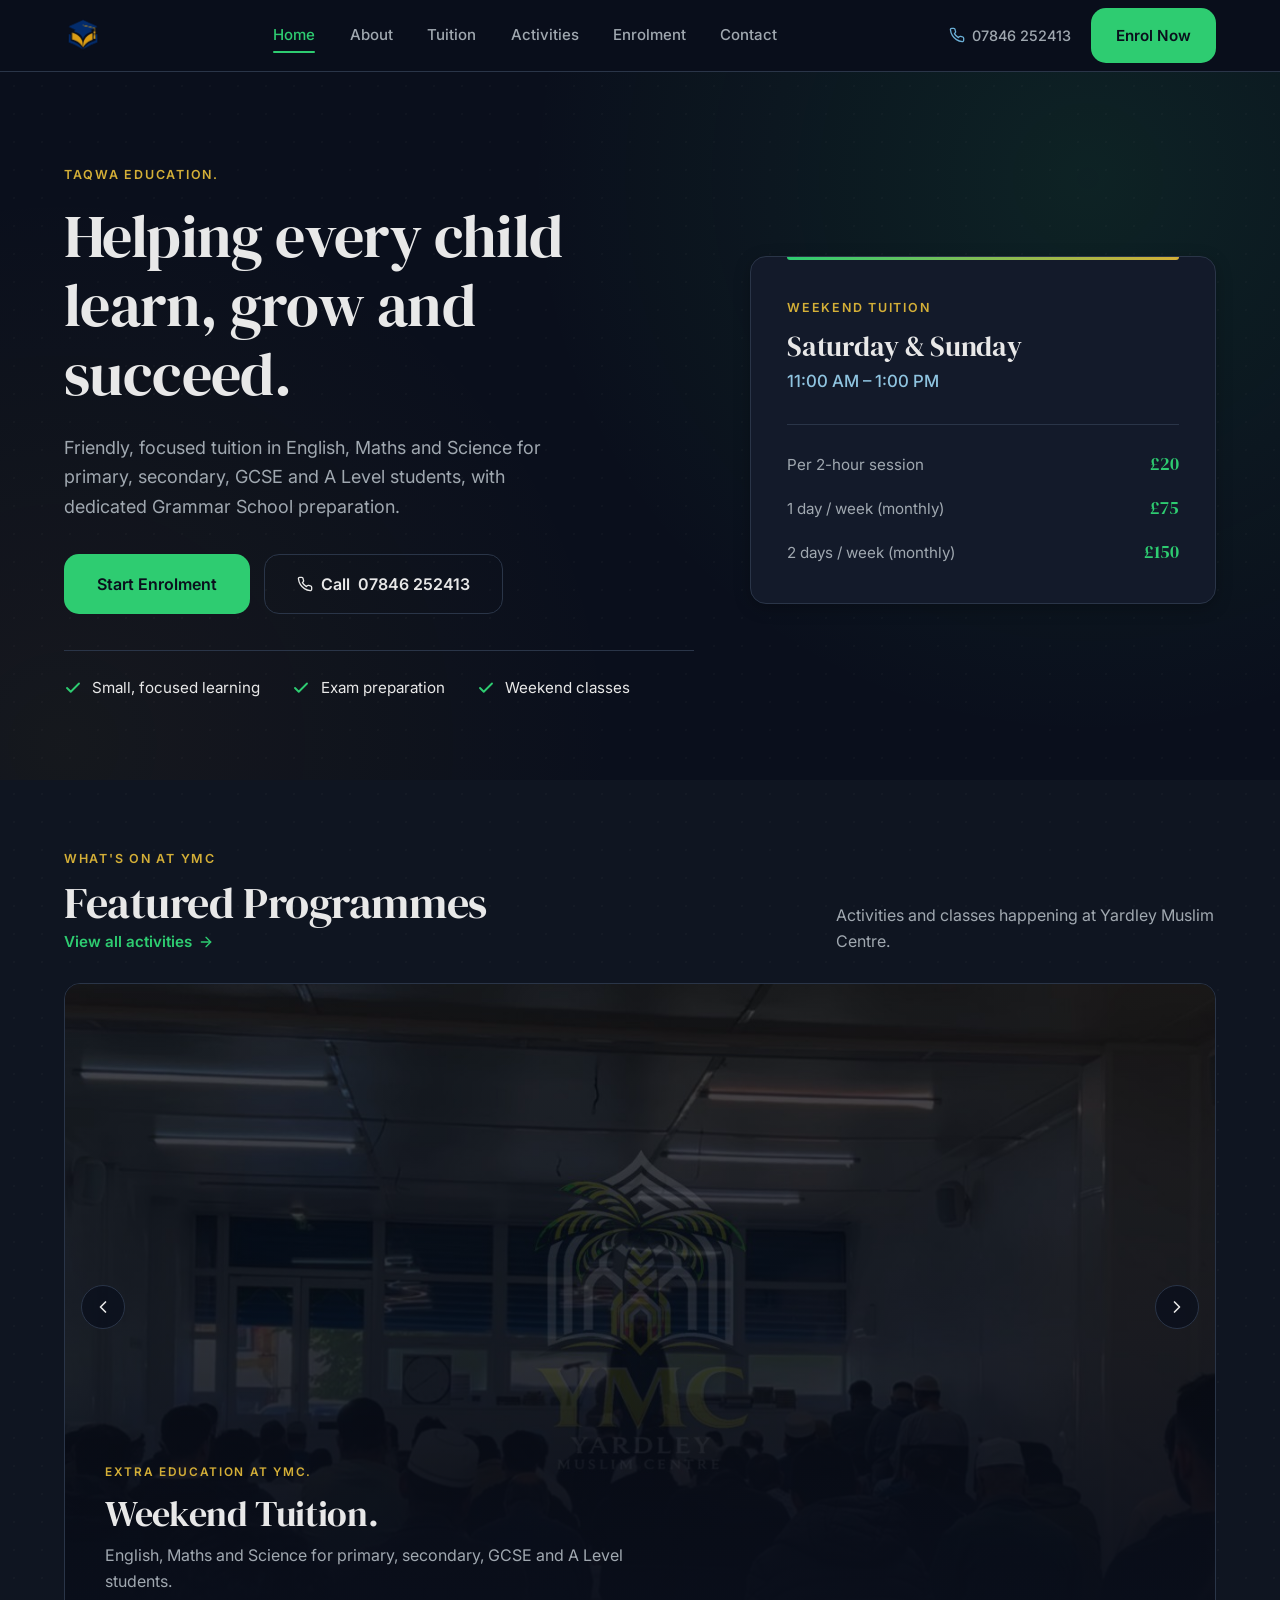
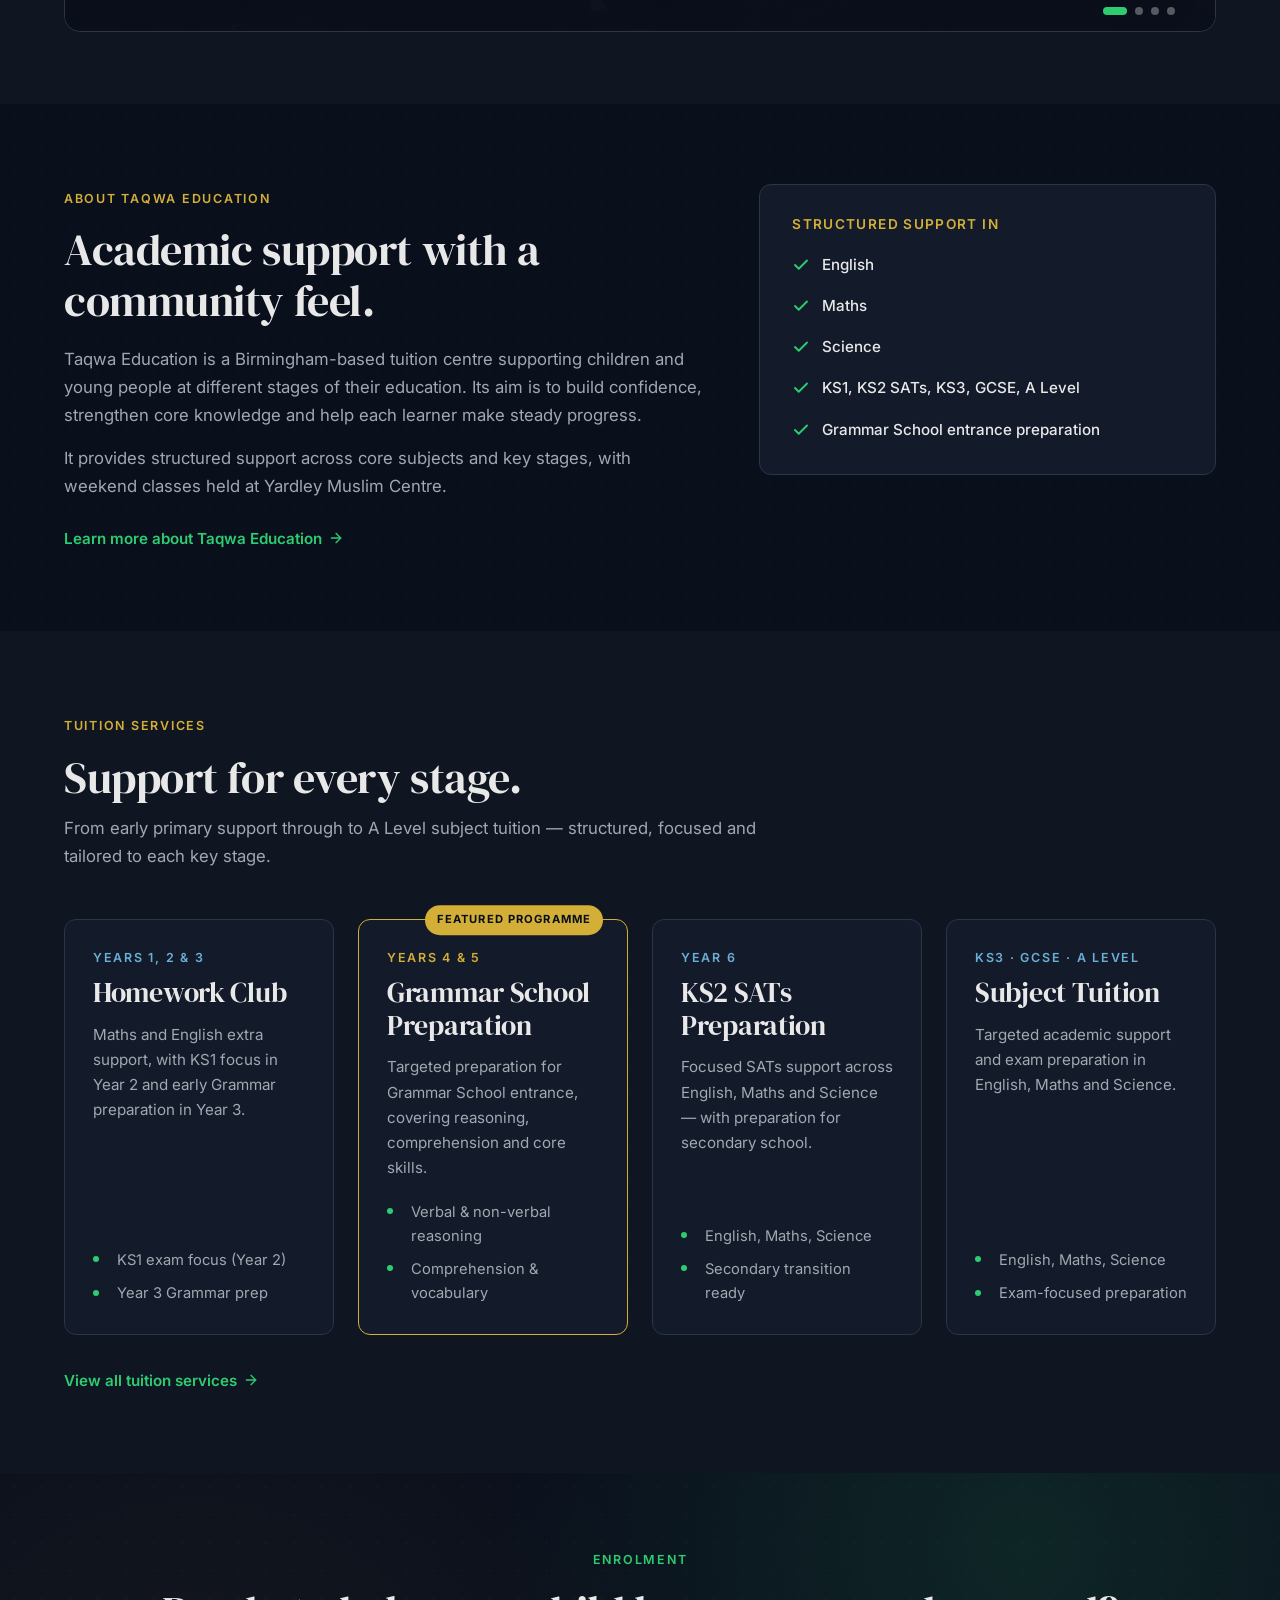
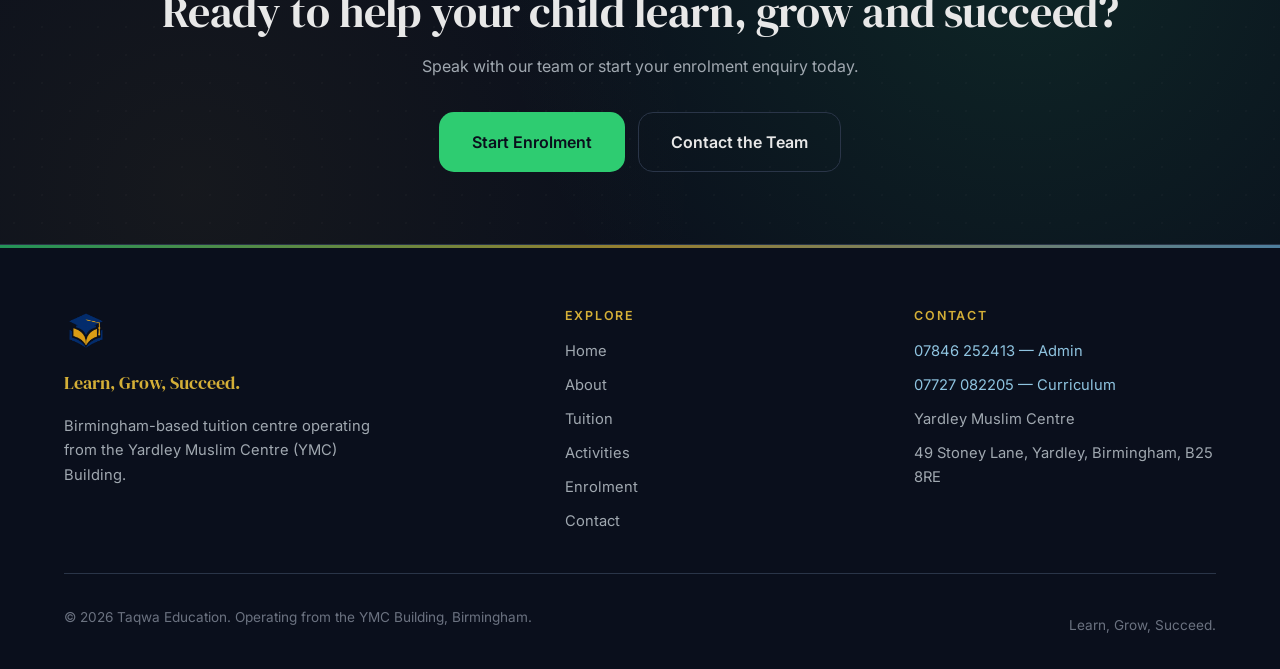
<file: index.html>
<!DOCTYPE html>
<html lang="en-GB">
<head>
  <meta charset="UTF-8">
  <meta name="viewport" content="width=device-width, initial-scale=1.0">
  <title>Taqwa Education | Birmingham Tuition Centre | Learn, Grow, Succeed</title>
  <meta name="description" content="Weekend tuition in English, Maths and Science for primary, secondary, GCSE and A Level students at the YMC Building, Birmingham. Small, focused classes with Grammar School preparation.">
  <link rel="canonical" href="https://taqwaeducation.com/">

  <meta property="og:type" content="website">
  <meta property="og:title" content="Taqwa Education | Birmingham Tuition Centre">
  <meta property="og:description" content="Friendly, focused tuition in English, Maths and Science for primary, secondary, GCSE and A Level students, with dedicated Grammar School preparation.">
  <meta property="og:url" content="https://taqwaeducation.com/">
  <meta property="og:image" content="https://taqwaeducation.com/assets/taqwa-education-logo.jpg">
  <meta name="twitter:card" content="summary_large_image">

  <link rel="icon" href="/assets/favicon.png" type="image/png">
  <link rel="apple-touch-icon" href="/assets/favicon.png">

  <link rel="preconnect" href="https://fonts.googleapis.com">
  <link rel="preconnect" href="https://fonts.gstatic.com" crossorigin>
  <link href="https://fonts.googleapis.com/css2?family=DM+Serif+Display:ital@0;1&family=Inter:wght@300;400;500;600;700&display=swap" rel="stylesheet">
  <link rel="stylesheet" href="/styles.css">
</head>
<body>
  <a href="#main" class="skip-link">Skip to content</a>

  <!-- Injected by script.js — leave empty -->
  <header class="site-header"></header>

  <main id="main">

    <section class="hero">
      <div class="container">
        <div class="hero-grid">
          <div class="hero-content">
            <span class="eyebrow">Taqwa Education.</span>
            <h1>Helping every child learn, grow and succeed.</h1>
            <p class="lead">
              Friendly, focused tuition in English, Maths and Science for primary, secondary,
              GCSE and A Level students, with dedicated Grammar School preparation.
            </p>
            <div class="hero-ctas">
              <a href="/enrolment" class="btn btn-primary btn-lg">Start Enrolment</a>
              <a href="#" data-cfg-phone="phoneAdminRaw" class="btn btn-outline btn-lg">
                <svg width="16" height="16" viewBox="0 0 24 24" fill="none" stroke="currentColor" stroke-width="2" stroke-linecap="round" stroke-linejoin="round" aria-hidden="true"><path d="M22 16.92v3a2 2 0 0 1-2.18 2 19.79 19.79 0 0 1-8.63-3.07 19.5 19.5 0 0 1-6-6 19.79 19.79 0 0 1-3.07-8.67A2 2 0 0 1 4.11 2h3a2 2 0 0 1 2 1.72 12.84 12.84 0 0 0 .7 2.81 2 2 0 0 1-.45 2.11L8.09 9.91a16 16 0 0 0 6 6l1.27-1.27a2 2 0 0 1 2.11-.45 12.84 12.84 0 0 0 2.81.7A2 2 0 0 1 22 16.92z"/></svg>
                Call <span data-cfg="phoneAdmin"></span>
              </a>
            </div>
            <ul class="hero-points">
              <li class="hero-point">
                <svg width="18" height="18" viewBox="0 0 24 24" fill="none" stroke="currentColor" stroke-width="2.5" stroke-linecap="round" stroke-linejoin="round" aria-hidden="true"><polyline points="20 6 9 17 4 12"/></svg>
                Small, focused learning
              </li>
              <li class="hero-point">
                <svg width="18" height="18" viewBox="0 0 24 24" fill="none" stroke="currentColor" stroke-width="2.5" stroke-linecap="round" stroke-linejoin="round" aria-hidden="true"><polyline points="20 6 9 17 4 12"/></svg>
                Exam preparation
              </li>
              <li class="hero-point">
                <svg width="18" height="18" viewBox="0 0 24 24" fill="none" stroke="currentColor" stroke-width="2.5" stroke-linecap="round" stroke-linejoin="round" aria-hidden="true"><polyline points="20 6 9 17 4 12"/></svg>
                Weekend classes
              </li>
            </ul>
          </div>

          <aside class="hero-aside" aria-label="Tuition information">
            <div class="tuition-card">
              <span class="eyebrow">Weekend Tuition</span>
              <h3><span data-cfg="classDays"></span></h3>
              <p class="when"><span data-cfg="classTime"></span></p>
              <div class="divider"></div>
              <div class="price-list">
                <div class="price-row">
                  <span class="label">Per 2-hour session</span>
                  <span class="price" data-cfg="pricePerSession"></span>
                </div>
                <div class="price-row">
                  <span class="label">1 day / week (monthly)</span>
                  <span class="price" data-cfg="price1Day"></span>
                </div>
                <div class="price-row">
                  <span class="label">2 days / week (monthly)</span>
                  <span class="price" data-cfg="price2Days"></span>
                </div>
              </div>
            </div>
          </aside>
        </div>
      </div>
    </section>

    <section class="slider-wrap" aria-label="Featured programmes at YMC">
      <div class="container">
        <div class="slider-head">
          <div>
            <span class="eyebrow">What's on at YMC</span>
            <h2>Featured Programmes</h2>
            <a class="link-arrow" href="/activities/">View all activities
              <svg width="16" height="16" viewBox="0 0 24 24" fill="none" stroke="currentColor" stroke-width="2" stroke-linecap="round" stroke-linejoin="round" aria-hidden="true"><line x1="5" y1="12" x2="19" y2="12"/><polyline points="12 5 19 12 12 19"/></svg>
            </a>
          </div>
          <p class="text-secondary" style="max-width:380px;">
            Activities and classes happening at Yardley Muslim Centre.
          </p>
        </div>

        <div class="slider" data-slider role="region" aria-roledescription="carousel" aria-label="Featured programmes" tabindex="0">
          <div class="slider-viewport">
            <div class="slider-track">
              <a class="slide" href="/services" aria-label="Weekend Tuition — find out more">
                <div class="slide-media">
                  <img src="/assets/images/tuition.jpg" alt="" class="slide-img" loading="lazy">
                  <div class="slide-overlay"></div>
                </div>
                <div class="slide-content">
                  <span class="slide-eyebrow">Extra Education at YMC.</span>
                  <h3 class="slide-title">Weekend Tuition.</h3>
                  <p class="slide-subtitle">English, Maths and Science for primary, secondary, GCSE and A Level students.</p>
                </div>
              </a>
              <a class="slide" href="/activities/karate" aria-label="Karate Classes — find out more">
                <div class="slide-media">
                  <img src="/assets/images/karate.jpg" alt="" class="slide-img" loading="lazy">
                  <div class="slide-overlay"></div>
                </div>
                <div class="slide-content">
                  <span class="slide-eyebrow">Extracurriculars.</span>
                  <h3 class="slide-title">Karate Classes.</h3>
                  <p class="slide-subtitle">Build Discipline, Build Confidence, Build A Better You — weekly sessions at Yardley Muslim Centre.</p>
                </div>
              </a>
              <a class="slide" href="https://ymc1.uk/services/madrasah" aria-label="YMC Madrasah — find out more">
                <div class="slide-media">
                  <img src="/assets/images/madrasah.jpg" alt="" class="slide-img" loading="lazy">
                  <div class="slide-overlay"></div>
                </div>
                <div class="slide-content">
                  <span class="slide-eyebrow">Islam for youngsters.</span>
                  <h3 class="slide-title">YMC Madrasah.</h3>
                  <p class="slide-subtitle">Raise your child in the Islamic environment. From learning the very basics of Islam to memorising the Qur'an.</p>
                </div>
              </a>
              <a class="slide" href="/activities/" aria-label="Youth and Community Activities — find out more">
                <div class="slide-media">
                  <img src="/assets/images/community.jpg" alt="" class="slide-img" loading="lazy">
                  <div class="slide-overlay"></div>
                </div>
                <div class="slide-content">
                  <span class="slide-eyebrow">Other Community Projects.</span>
                  <h3 class="slide-title">Youth &amp; Community Activities</h3>
                  <p class="slide-subtitle">Regular activities for young people and families across the Yardley community.</p>
                </div>
              </a>
            </div>
          </div>
          <button class="slider-nav slider-prev" aria-label="Previous slide">
            <svg width="20" height="20" viewBox="0 0 24 24" fill="none" stroke="currentColor" stroke-width="2" stroke-linecap="round" stroke-linejoin="round" aria-hidden="true"><polyline points="15 18 9 12 15 6"/></svg>
          </button>
          <button class="slider-nav slider-next" aria-label="Next slide">
            <svg width="20" height="20" viewBox="0 0 24 24" fill="none" stroke="currentColor" stroke-width="2" stroke-linecap="round" stroke-linejoin="round" aria-hidden="true"><polyline points="9 18 15 12 9 6"/></svg>
          </button>
          <div class="slider-dots" role="tablist" aria-label="Choose slide"></div>
        </div>
      </div>
    </section>

    <section class="section section-light">
      <div class="container">
        <div class="split">
          <div>
            <span class="eyebrow">About Taqwa Education</span>
            <h2>Academic support with a community feel.</h2>
            <p class="text-dark-secondary" style="font-size:1.05rem; margin-top:1.25rem;">
              Taqwa Education is a Birmingham-based tuition centre supporting children and young people
              at different stages of their education. Its aim is to build confidence, strengthen core
              knowledge and help each learner make steady progress.
            </p>
            <p class="text-dark-secondary" style="font-size:1.05rem;">
              It provides structured support across core subjects and key stages, with weekend classes
              held at Yardley Muslim Centre.
            </p>
            <p style="margin-top:1.5rem;">
              <a href="/about" class="link-arrow">
                Learn more about Taqwa Education
                <svg width="16" height="16" viewBox="0 0 24 24" fill="none" stroke="currentColor" stroke-width="2" stroke-linecap="round" stroke-linejoin="round" aria-hidden="true"><line x1="5" y1="12" x2="19" y2="12"/><polyline points="12 5 19 12 12 19"/></svg>
              </a>
            </p>
          </div>
          <div class="info-card" aria-label="Subjects and stages covered">
            <h4>Structured support in</h4>
            <ul class="info-list">
              <li><svg width="18" height="18" viewBox="0 0 24 24" fill="none" stroke="currentColor" stroke-width="2.5" stroke-linecap="round" stroke-linejoin="round" aria-hidden="true"><polyline points="20 6 9 17 4 12"/></svg><strong>English</strong></li>
              <li><svg width="18" height="18" viewBox="0 0 24 24" fill="none" stroke="currentColor" stroke-width="2.5" stroke-linecap="round" stroke-linejoin="round" aria-hidden="true"><polyline points="20 6 9 17 4 12"/></svg><strong>Maths</strong></li>
              <li><svg width="18" height="18" viewBox="0 0 24 24" fill="none" stroke="currentColor" stroke-width="2.5" stroke-linecap="round" stroke-linejoin="round" aria-hidden="true"><polyline points="20 6 9 17 4 12"/></svg><strong>Science</strong></li>
              <li><svg width="18" height="18" viewBox="0 0 24 24" fill="none" stroke="currentColor" stroke-width="2.5" stroke-linecap="round" stroke-linejoin="round" aria-hidden="true"><polyline points="20 6 9 17 4 12"/></svg><strong>KS1, KS2 SATs, KS3, GCSE, A Level</strong></li>
              <li><svg width="18" height="18" viewBox="0 0 24 24" fill="none" stroke="currentColor" stroke-width="2.5" stroke-linecap="round" stroke-linejoin="round" aria-hidden="true"><polyline points="20 6 9 17 4 12"/></svg><strong>Grammar School entrance preparation</strong></li>
            </ul>
          </div>
        </div>
      </div>
    </section>

    <section class="section section-tint">
      <div class="container">
        <div class="section-head">
          <span class="eyebrow">Tuition Services</span>
          <h2>Support for every stage.</h2>
          <p class="text-dark-secondary" style="font-size:1.05rem; margin-top:0.75rem;">
            From early primary support through to A Level subject tuition — structured,
            focused and tailored to each key stage.
          </p>
        </div>
        <div class="grid grid-4">
          <article class="service-card">
            <div class="stage">Years 1, 2 &amp; 3</div>
            <h3>Homework Club</h3>
            <p>Maths and English extra support, with KS1 focus in Year 2 and early Grammar preparation in Year 3.</p>
            <ul class="feature-list">
              <li>KS1 exam focus (Year 2)</li>
              <li>Year 3 Grammar prep</li>
            </ul>
          </article>
          <article class="service-card featured">
            <div class="stage">Years 4 &amp; 5</div>
            <h3>Grammar School Preparation</h3>
            <p>Targeted preparation for Grammar School entrance, covering reasoning, comprehension and core skills.</p>
            <ul class="feature-list">
              <li>Verbal &amp; non-verbal reasoning</li>
              <li>Comprehension &amp; vocabulary</li>
            </ul>
          </article>
          <article class="service-card">
            <div class="stage">Year 6</div>
            <h3>KS2 SATs Preparation</h3>
            <p>Focused SATs support across English, Maths and Science — with preparation for secondary school.</p>
            <ul class="feature-list">
              <li>English, Maths, Science</li>
              <li>Secondary transition ready</li>
            </ul>
          </article>
          <article class="service-card">
            <div class="stage">KS3 · GCSE · A Level</div>
            <h3>Subject Tuition</h3>
            <p>Targeted academic support and exam preparation in English, Maths and Science.</p>
            <ul class="feature-list">
              <li>English, Maths, Science</li>
              <li>Exam-focused preparation</li>
            </ul>
          </article>
        </div>
        <p style="margin-top:2rem;">
          <a href="/services" class="link-arrow">
            View all tuition services
            <svg width="16" height="16" viewBox="0 0 24 24" fill="none" stroke="currentColor" stroke-width="2" stroke-linecap="round" stroke-linejoin="round" aria-hidden="true"><line x1="5" y1="12" x2="19" y2="12"/><polyline points="12 5 19 12 12 19"/></svg>
          </a>
        </p>
      </div>
    </section>

    <section class="cta-band">
      <div class="container">
        <span class="eyebrow eyebrow-green">Enrolment</span>
        <h2>Ready to help your child learn, grow and succeed?</h2>
        <p>Speak with our team or start your enrolment enquiry today.</p>
        <div class="hero-ctas">
          <a href="/enrolment" class="btn btn-primary btn-lg">Start Enrolment</a>
          <a href="/contact" class="btn btn-outline btn-lg">Contact the Team</a>
        </div>
      </div>
    </section>

  </main>

  <!-- Injected by script.js — leave empty -->
  <footer class="site-footer"></footer>

  <script src="/site-config.js"></script>
  <script src="/script.js"></script>
</body>
</html>
</file>
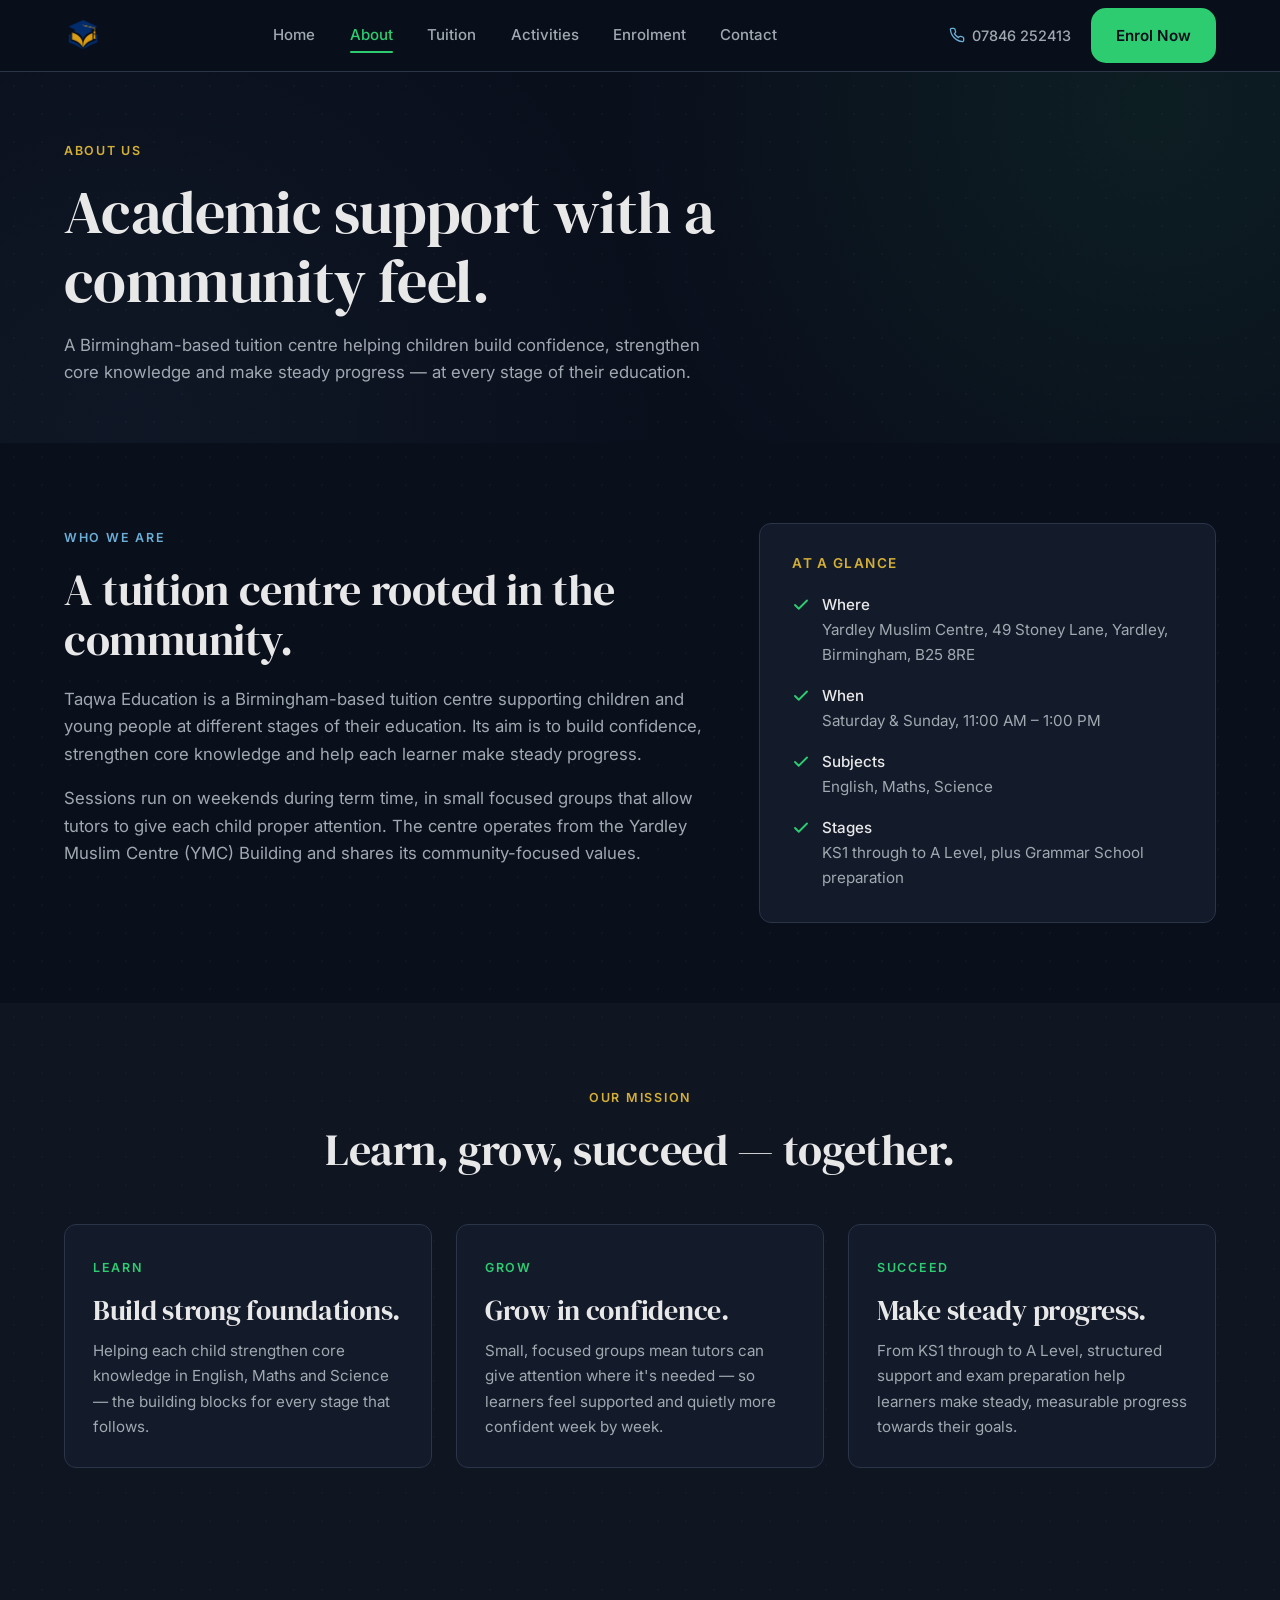
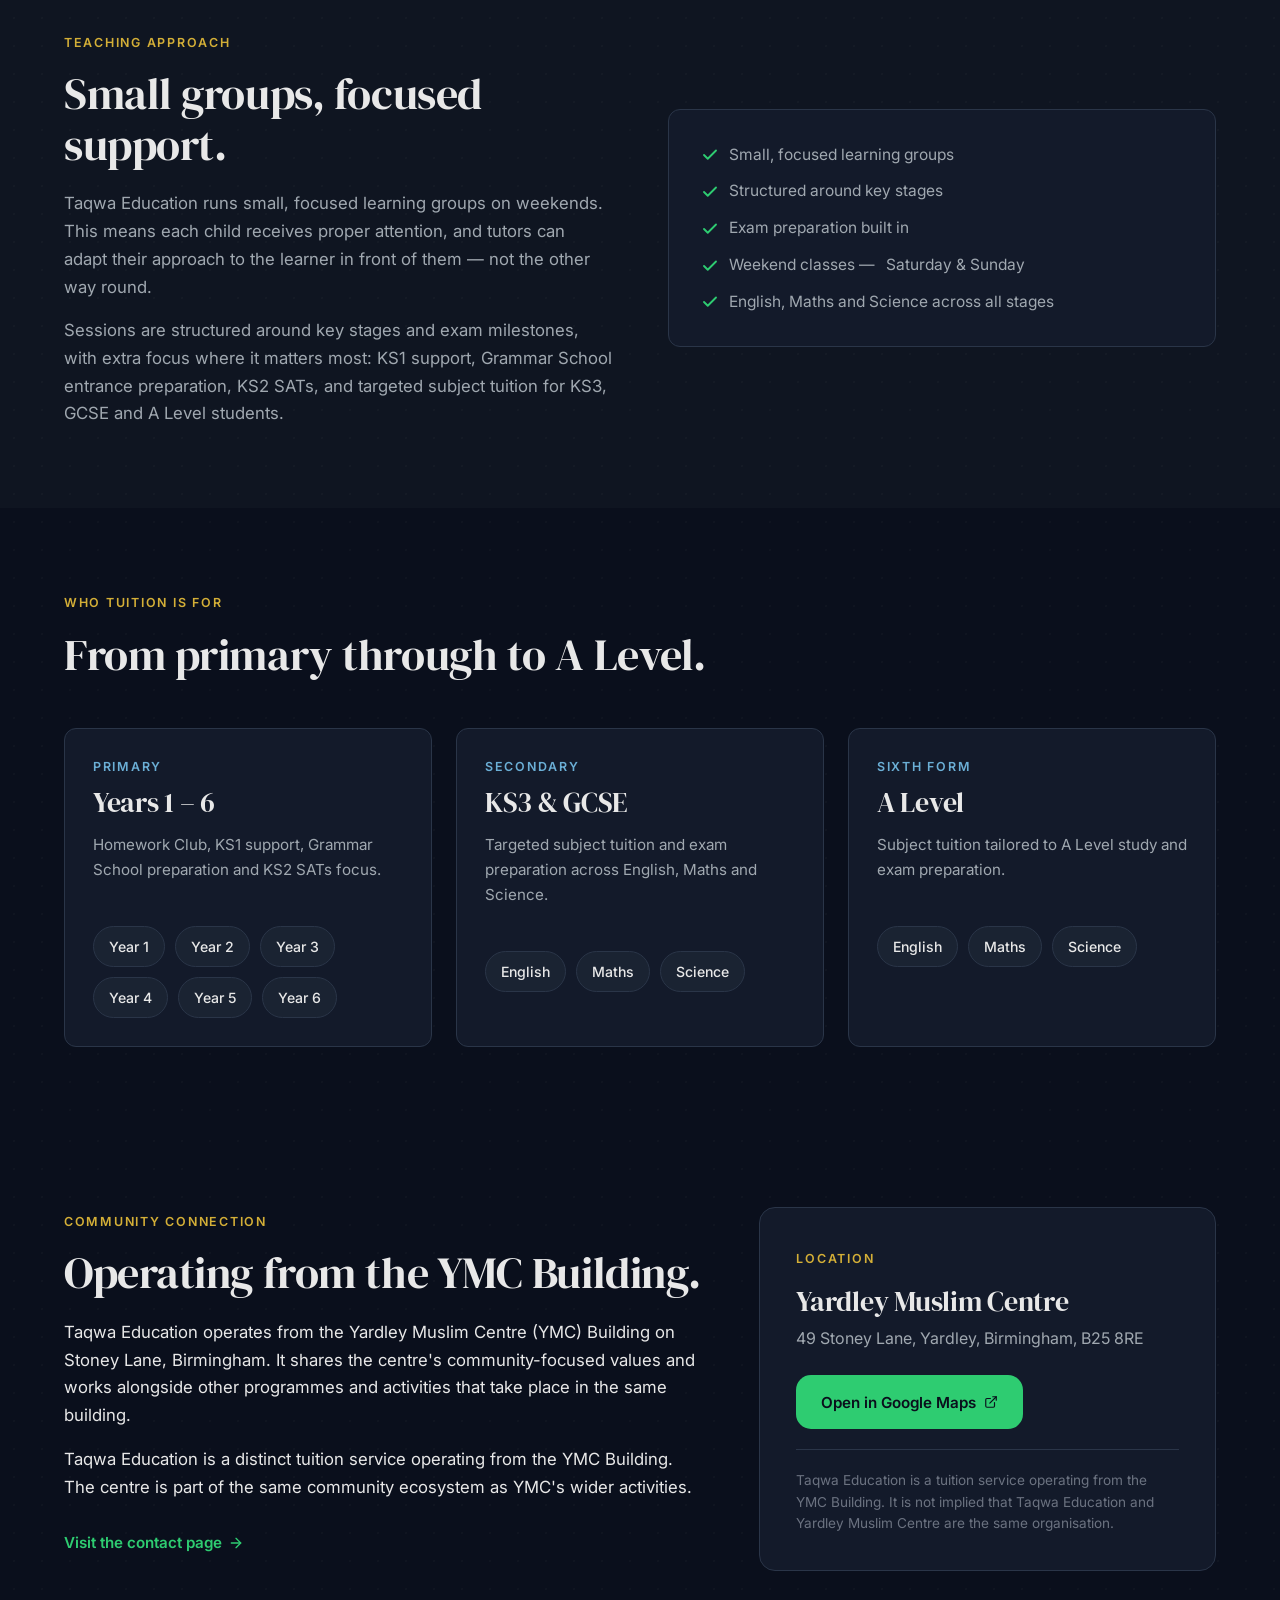
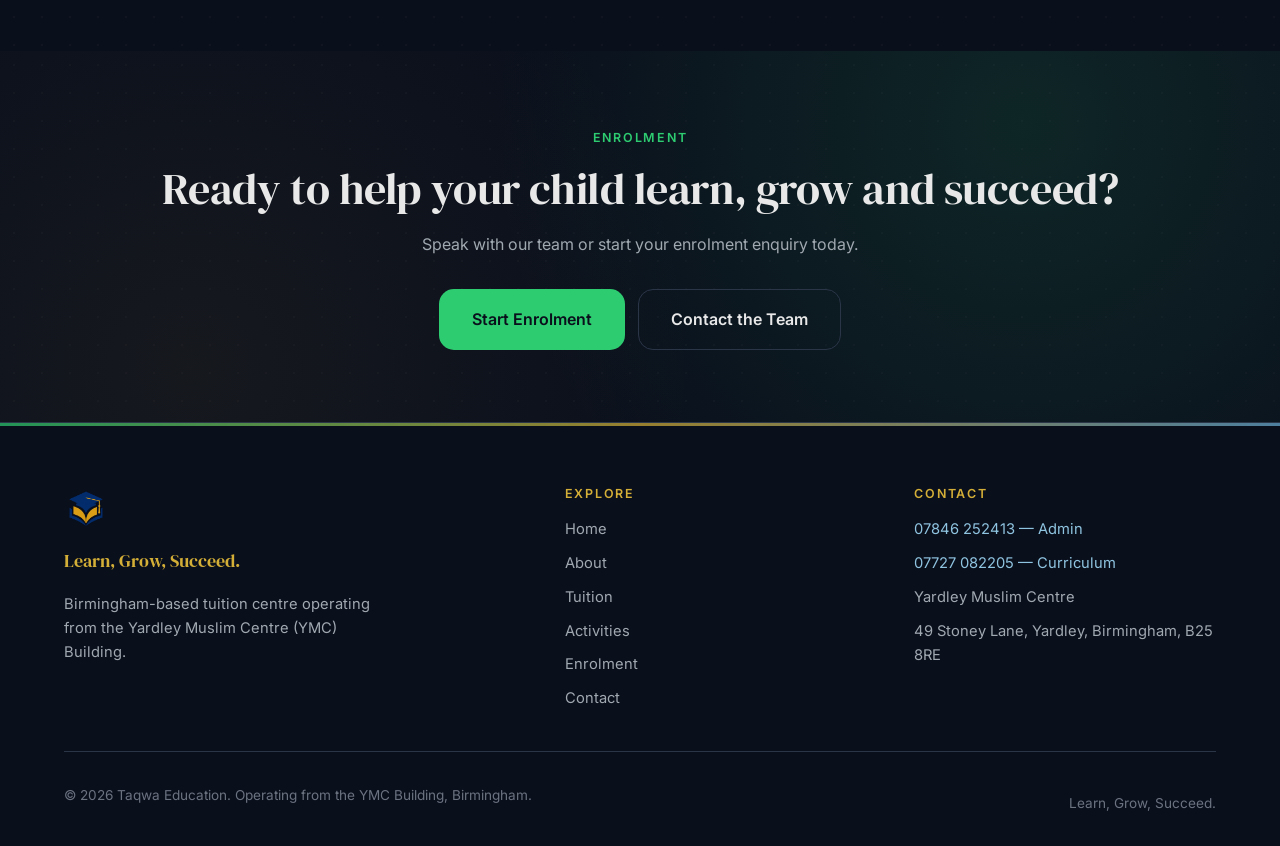
<file: about.html>
<!DOCTYPE html>
<html lang="en-GB">
<head>
  <meta charset="UTF-8">
  <meta name="viewport" content="width=device-width, initial-scale=1.0">
  <title>About Taqwa Education | Birmingham Tuition Centre</title>
  <meta name="description" content="Taqwa Education is a Birmingham-based tuition centre supporting children and young people at different stages of their education. Operating from the YMC Building.">
  <link rel="canonical" href="https://taqwaeducation.com/about">

  <meta property="og:type" content="website">
  <meta property="og:title" content="About Taqwa Education">
  <meta property="og:description" content="A Birmingham-based tuition centre helping children build confidence, strengthen core knowledge and make steady progress.">
  <meta property="og:url" content="https://taqwaeducation.com/about">
  <meta property="og:image" content="https://taqwaeducation.com/assets/taqwa-education-logo.jpg">

  <link rel="icon" href="/assets/favicon.png" type="image/png">
  <link rel="apple-touch-icon" href="/assets/favicon.png">

  <link rel="preconnect" href="https://fonts.googleapis.com">
  <link rel="preconnect" href="https://fonts.gstatic.com" crossorigin>
  <link href="https://fonts.googleapis.com/css2?family=DM+Serif+Display:ital@0;1&family=Inter:wght@300;400;500;600;700&display=swap" rel="stylesheet">
  <link rel="stylesheet" href="/styles.css">
</head>
<body>
  <a href="#main" class="skip-link">Skip to content</a>

  <!-- Injected by script.js — leave empty -->
  <header class="site-header"></header>

  <main id="main">

    <section class="page-hero">
      <div class="container">
        <span class="eyebrow">About Us</span>
        <h1>Academic support with a community feel.</h1>
        <p class="lead">
          A Birmingham-based tuition centre helping children build confidence, strengthen core
          knowledge and make steady progress — at every stage of their education.
        </p>
      </div>
    </section>

    <section class="section section-light">
      <div class="container">
        <div class="split">
          <div>
            <span class="eyebrow eyebrow-blue">Who we are</span>
            <h2>A tuition centre rooted in the community.</h2>
            <p class="text-dark-secondary" style="font-size:1.05rem; margin-top:1.25rem;">
              Taqwa Education is a Birmingham-based tuition centre supporting children and young people
              at different stages of their education. Its aim is to build confidence, strengthen core
              knowledge and help each learner make steady progress.
            </p>
            <p class="text-dark-secondary" style="font-size:1.05rem;">
              Sessions run on weekends during term time, in small focused groups that allow tutors to
              give each child proper attention. The centre operates from the Yardley Muslim Centre
              (YMC) Building and shares its community-focused values.
            </p>
          </div>

          <div class="info-card">
            <h4>At a glance</h4>
            <ul class="info-list">
              <li>
                <svg width="18" height="18" viewBox="0 0 24 24" fill="none" stroke="currentColor" stroke-width="2.5" stroke-linecap="round" stroke-linejoin="round" aria-hidden="true"><polyline points="20 6 9 17 4 12"/></svg>
                <span><strong>Where</strong><span data-cfg="addressLine1"></span>, <span data-cfg="addressLine2"></span></span>
              </li>
              <li>
                <svg width="18" height="18" viewBox="0 0 24 24" fill="none" stroke="currentColor" stroke-width="2.5" stroke-linecap="round" stroke-linejoin="round" aria-hidden="true"><polyline points="20 6 9 17 4 12"/></svg>
                <span><strong>When</strong><span data-cfg="classDays"></span>, <span data-cfg="classTime"></span></span>
              </li>
              <li>
                <svg width="18" height="18" viewBox="0 0 24 24" fill="none" stroke="currentColor" stroke-width="2.5" stroke-linecap="round" stroke-linejoin="round" aria-hidden="true"><polyline points="20 6 9 17 4 12"/></svg>
                <span><strong>Subjects</strong>English, Maths, Science</span>
              </li>
              <li>
                <svg width="18" height="18" viewBox="0 0 24 24" fill="none" stroke="currentColor" stroke-width="2.5" stroke-linecap="round" stroke-linejoin="round" aria-hidden="true"><polyline points="20 6 9 17 4 12"/></svg>
                <span><strong>Stages</strong>KS1 through to A Level, plus Grammar School preparation</span>
              </li>
            </ul>
          </div>
        </div>
      </div>
    </section>

    <section class="section section-dark-2">
      <div class="container">
        <div class="section-head center">
          <span class="eyebrow">Our Mission</span>
          <h2>Learn, grow, succeed — together.</h2>
        </div>
        <div class="grid grid-3">
          <div class="card-dark">
            <div class="eyebrow eyebrow-green">Learn</div>
            <h3>Build strong foundations.</h3>
            <p>Helping each child strengthen core knowledge in English, Maths and Science — the building blocks for every stage that follows.</p>
          </div>
          <div class="card-dark">
            <div class="eyebrow eyebrow-green">Grow</div>
            <h3>Grow in confidence.</h3>
            <p>Small, focused groups mean tutors can give attention where it's needed — so learners feel supported and quietly more confident week by week.</p>
          </div>
          <div class="card-dark">
            <div class="eyebrow eyebrow-green">Succeed</div>
            <h3>Make steady progress.</h3>
            <p>From KS1 through to A Level, structured support and exam preparation help learners make steady, measurable progress towards their goals.</p>
          </div>
        </div>
      </div>
    </section>

    <section class="section section-tint">
      <div class="container">
        <div class="split-2">
          <div>
            <span class="eyebrow">Teaching Approach</span>
            <h2>Small groups, focused support.</h2>
            <p class="text-dark-secondary" style="font-size:1.05rem; margin-top:1.25rem;">
              Taqwa Education runs small, focused learning groups on weekends. This means each child
              receives proper attention, and tutors can adapt their approach to the learner in front
              of them — not the other way round.
            </p>
            <p class="text-dark-secondary" style="font-size:1.05rem;">
              Sessions are structured around key stages and exam milestones, with extra focus where
              it matters most: KS1 support, Grammar School entrance preparation, KS2 SATs, and
              targeted subject tuition for KS3, GCSE and A Level students.
            </p>
          </div>
          <ul class="list-check" style="background:var(--card); padding:2rem; border-radius:var(--radius-md); border:1px solid var(--border);">
            <li><svg width="18" height="18" viewBox="0 0 24 24" fill="none" stroke="currentColor" stroke-width="2.5" stroke-linecap="round" stroke-linejoin="round" aria-hidden="true"><polyline points="20 6 9 17 4 12"/></svg>Small, focused learning groups</li>
            <li><svg width="18" height="18" viewBox="0 0 24 24" fill="none" stroke="currentColor" stroke-width="2.5" stroke-linecap="round" stroke-linejoin="round" aria-hidden="true"><polyline points="20 6 9 17 4 12"/></svg>Structured around key stages</li>
            <li><svg width="18" height="18" viewBox="0 0 24 24" fill="none" stroke="currentColor" stroke-width="2.5" stroke-linecap="round" stroke-linejoin="round" aria-hidden="true"><polyline points="20 6 9 17 4 12"/></svg>Exam preparation built in</li>
            <li><svg width="18" height="18" viewBox="0 0 24 24" fill="none" stroke="currentColor" stroke-width="2.5" stroke-linecap="round" stroke-linejoin="round" aria-hidden="true"><polyline points="20 6 9 17 4 12"/></svg>Weekend classes — <span data-cfg="classDays"></span></li>
            <li><svg width="18" height="18" viewBox="0 0 24 24" fill="none" stroke="currentColor" stroke-width="2.5" stroke-linecap="round" stroke-linejoin="round" aria-hidden="true"><polyline points="20 6 9 17 4 12"/></svg>English, Maths and Science across all stages</li>
          </ul>
        </div>
      </div>
    </section>

    <section class="section section-light">
      <div class="container">
        <div class="section-head">
          <span class="eyebrow">Who Tuition Is For</span>
          <h2>From primary through to A Level.</h2>
        </div>
        <div class="grid grid-3">
          <article class="service-card">
            <div class="stage">Primary</div>
            <h3>Years 1 – 6</h3>
            <p>Homework Club, KS1 support, Grammar School preparation and KS2 SATs focus.</p>
            <div class="subjects">
              <span class="subject-chip">Year 1</span><span class="subject-chip">Year 2</span><span class="subject-chip">Year 3</span><span class="subject-chip">Year 4</span><span class="subject-chip">Year 5</span><span class="subject-chip">Year 6</span>
            </div>
          </article>
          <article class="service-card">
            <div class="stage">Secondary</div>
            <h3>KS3 &amp; GCSE</h3>
            <p>Targeted subject tuition and exam preparation across English, Maths and Science.</p>
            <div class="subjects">
              <span class="subject-chip">English</span><span class="subject-chip">Maths</span><span class="subject-chip">Science</span>
            </div>
          </article>
          <article class="service-card">
            <div class="stage">Sixth Form</div>
            <h3>A Level</h3>
            <p>Subject tuition tailored to A Level study and exam preparation.</p>
            <div class="subjects">
              <span class="subject-chip">English</span><span class="subject-chip">Maths</span><span class="subject-chip">Science</span>
            </div>
          </article>
        </div>
      </div>
    </section>

    <section class="section section-dark">
      <div class="container">
        <div class="split">
          <div>
            <span class="eyebrow">Community Connection</span>
            <h2>Operating from the YMC Building.</h2>
            <p style="font-size:1.05rem; margin-top:1.25rem;">
              Taqwa Education operates from the Yardley Muslim Centre (YMC) Building on Stoney Lane,
              Birmingham. It shares the centre's community-focused values and works alongside other
              programmes and activities that take place in the same building.
            </p>
            <p style="font-size:1.05rem;">
              Taqwa Education is a distinct tuition service operating from the YMC Building. The
              centre is part of the same community ecosystem as YMC's wider activities.
            </p>
            <p style="margin-top:1.75rem;">
              <a href="/contact" class="link-arrow">
                Visit the contact page
                <svg width="16" height="16" viewBox="0 0 24 24" fill="none" stroke="currentColor" stroke-width="2" stroke-linecap="round" stroke-linejoin="round" aria-hidden="true"><line x1="5" y1="12" x2="19" y2="12"/><polyline points="12 5 19 12 12 19"/></svg>
              </a>
            </p>
          </div>
          <div class="location-card">
            <span class="eyebrow">Location</span>
            <h3><span data-cfg="addressLine1"></span></h3>
            <p class="address">
              <span data-cfg="addressLine2"></span>
            </p>
            <a href="#" data-cfg-href="mapsUrl" target="_blank" rel="noopener" class="btn btn-primary">
              Open in Google Maps
              <svg width="14" height="14" viewBox="0 0 24 24" fill="none" stroke="currentColor" stroke-width="2" stroke-linecap="round" stroke-linejoin="round" aria-hidden="true"><path d="M18 13v6a2 2 0 0 1-2 2H5a2 2 0 0 1-2-2V8a2 2 0 0 1 2-2h6"/><polyline points="15 3 21 3 21 9"/><line x1="10" y1="14" x2="21" y2="3"/></svg>
            </a>
            <p class="location-note">
              Taqwa Education is a tuition service operating from the YMC Building. It is not
              implied that Taqwa Education and Yardley Muslim Centre are the same organisation.
            </p>
          </div>
        </div>
      </div>
    </section>

    <section class="cta-band">
      <div class="container">
        <span class="eyebrow eyebrow-green">Enrolment</span>
        <h2>Ready to help your child learn, grow and succeed?</h2>
        <p>Speak with our team or start your enrolment enquiry today.</p>
        <div class="hero-ctas">
          <a href="/enrolment" class="btn btn-primary btn-lg">Start Enrolment</a>
          <a href="/contact" class="btn btn-outline btn-lg">Contact the Team</a>
        </div>
      </div>
    </section>

  </main>

  <!-- Injected by script.js — leave empty -->
  <footer class="site-footer"></footer>

  <script src="/site-config.js"></script>
  <script src="/script.js"></script>
</body>
</html>
</file>
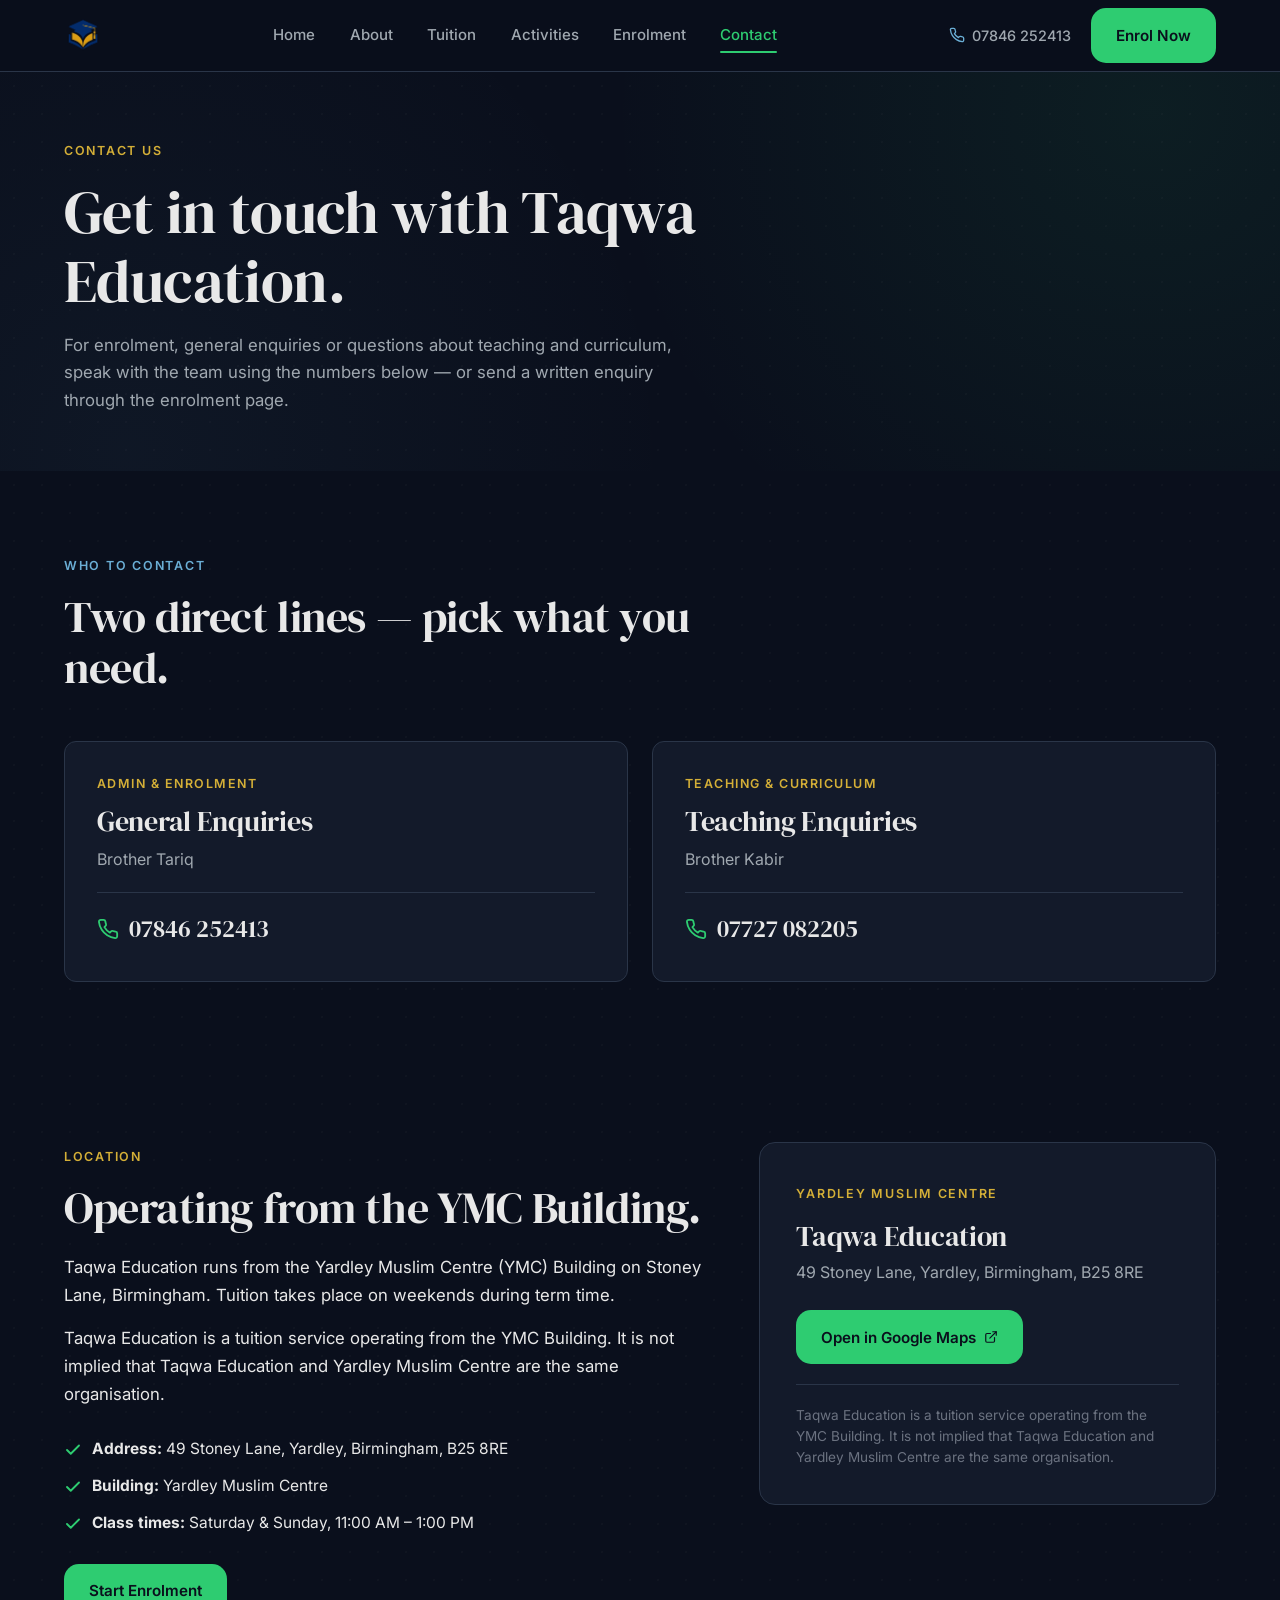
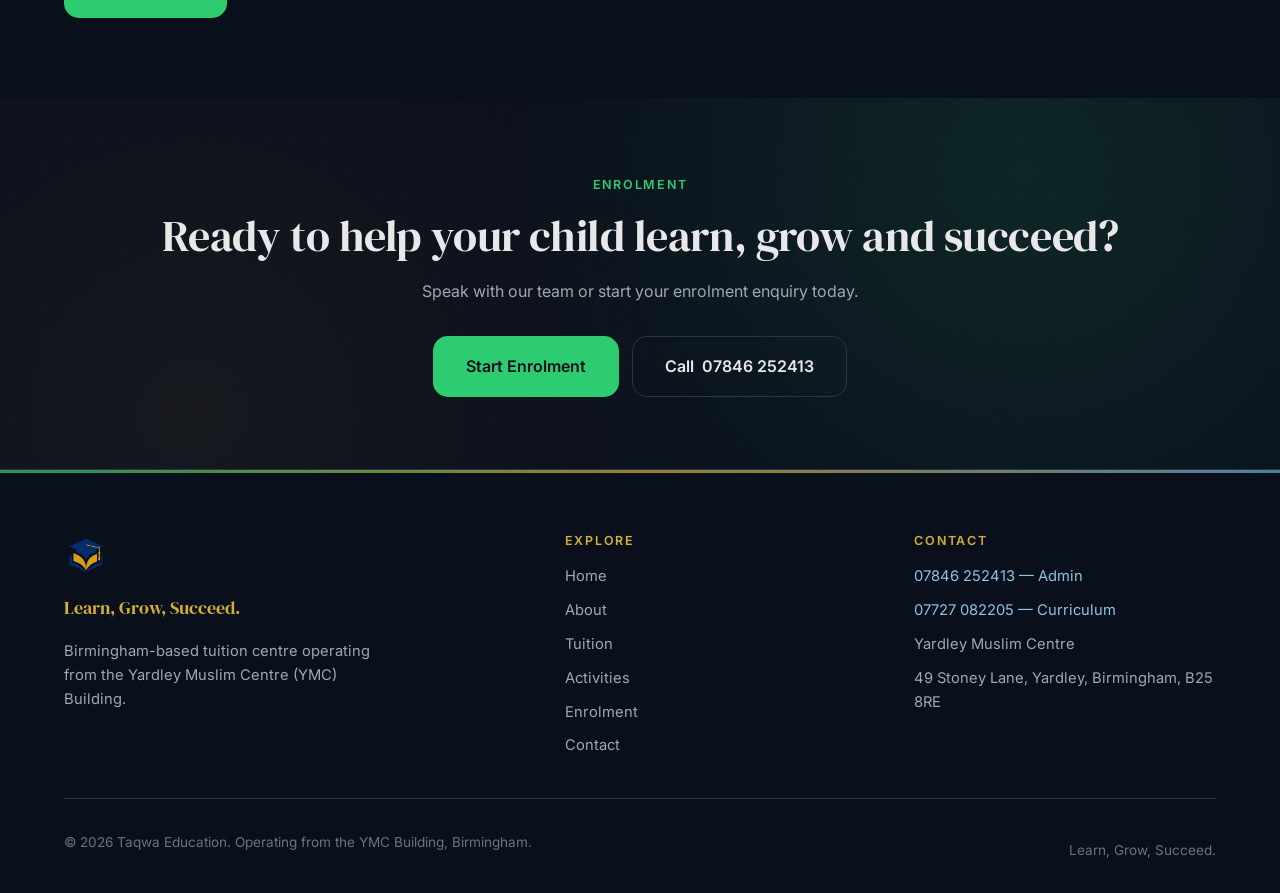
<file: contact.html>
<!DOCTYPE html>
<html lang="en-GB">
<head>
  <meta charset="UTF-8">
  <meta name="viewport" content="width=device-width, initial-scale=1.0">
  <title>Contact Taqwa Education | Birmingham Tuition Centre</title>
  <meta name="description" content="Contact Taqwa Education. Admin & enrolment: 07846 252413 (Brother Tariq). Teaching & curriculum: 07727 082205 (Kabir Sir). YMC Building, 49 Stoney Lane, Birmingham B25 8RE.">
  <link rel="canonical" href="https://taqwaeducation.com/contact">

  <meta property="og:type" content="website">
  <meta property="og:title" content="Contact Taqwa Education">
  <meta property="og:description" content="Get in touch with Taqwa Education — admin, curriculum and location details for our Birmingham tuition centre at the YMC Building.">
  <meta property="og:url" content="https://taqwaeducation.com/contact">
  <meta property="og:image" content="https://taqwaeducation.com/assets/taqwa-education-logo.jpg">

  <link rel="icon" href="/assets/favicon.png" type="image/png">
  <link rel="apple-touch-icon" href="/assets/favicon.png">

  <link rel="preconnect" href="https://fonts.googleapis.com">
  <link rel="preconnect" href="https://fonts.gstatic.com" crossorigin>
  <link href="https://fonts.googleapis.com/css2?family=DM+Serif+Display:ital@0;1&family=Inter:wght@300;400;500;600;700&display=swap" rel="stylesheet">
  <link rel="stylesheet" href="/styles.css">
</head>
<body>
  <a href="#main" class="skip-link">Skip to content</a>

  <!-- Injected by script.js — leave empty -->
  <header class="site-header"></header>

  <main id="main">

    <section class="page-hero">
      <div class="container">
        <span class="eyebrow">Contact Us</span>
        <h1>Get in touch with Taqwa Education.</h1>
        <p class="lead">
          For enrolment, general enquiries or questions about teaching and curriculum, speak with
          the team using the numbers below — or send a written enquiry through the enrolment page.
        </p>
      </div>
    </section>

    <section class="section section-light">
      <div class="container">
        <div class="section-head">
          <span class="eyebrow eyebrow-blue">Who to Contact</span>
          <h2>Two direct lines — pick what you need.</h2>
        </div>
        <div class="grid grid-2">
          <article class="contact-card">
            <div class="role">Admin &amp; Enrolment</div>
            <h3>General Enquiries</h3>
            <p class="name" data-cfg="adminName"></p>
            <a href="#" data-cfg-phone="phoneAdminRaw" class="phone" aria-label="Call Taqwa Education">
              <svg width="22" height="22" viewBox="0 0 24 24" fill="none" stroke="currentColor" stroke-width="2" stroke-linecap="round" stroke-linejoin="round" aria-hidden="true"><path d="M22 16.92v3a2 2 0 0 1-2.18 2 19.79 19.79 0 0 1-8.63-3.07 19.5 19.5 0 0 1-6-6 19.79 19.79 0 0 1-3.07-8.67A2 2 0 0 1 4.11 2h3a2 2 0 0 1 2 1.72 12.84 12.84 0 0 0 .7 2.81 2 2 0 0 1-.45 2.11L8.09 9.91a16 16 0 0 0 6 6l1.27-1.27a2 2 0 0 1 2.11-.45 12.84 12.84 0 0 0 2.81.7A2 2 0 0 1 22 16.92z"/></svg>
              <span data-cfg="phoneAdmin"></span>
            </a>
          </article>

          <article class="contact-card">
            <div class="role">Teaching &amp; Curriculum</div>
            <h3>Teaching Enquiries</h3>
            <p class="name" data-cfg="curriculumName"></p>
            <a href="#" data-cfg-phone="phoneCurriculumRaw" class="phone" aria-label="Call Taqwa Education">
              <svg width="22" height="22" viewBox="0 0 24 24" fill="none" stroke="currentColor" stroke-width="2" stroke-linecap="round" stroke-linejoin="round" aria-hidden="true"><path d="M22 16.92v3a2 2 0 0 1-2.18 2 19.79 19.79 0 0 1-8.63-3.07 19.5 19.5 0 0 1-6-6 19.79 19.79 0 0 1-3.07-8.67A2 2 0 0 1 4.11 2h3a2 2 0 0 1 2 1.72 12.84 12.84 0 0 0 .7 2.81 2 2 0 0 1-.45 2.11L8.09 9.91a16 16 0 0 0 6 6l1.27-1.27a2 2 0 0 1 2.11-.45 12.84 12.84 0 0 0 2.81.7A2 2 0 0 1 22 16.92z"/></svg>
              <span data-cfg="phoneCurriculum"></span>
            </a>
          </article>
        </div>
      </div>
    </section>

    <section class="section section-dark">
      <div class="container">
        <div class="split">
          <div>
            <span class="eyebrow">Location</span>
            <h2>Operating from the YMC Building.</h2>
            <p style="font-size:1.05rem; margin-top:1.25rem;">
              Taqwa Education runs from the Yardley Muslim Centre (YMC) Building on Stoney Lane,
              Birmingham. Tuition takes place on weekends during term time.
            </p>
            <p style="font-size:1.05rem;">
              Taqwa Education is a tuition service operating from the YMC Building. It is not
              implied that Taqwa Education and Yardley Muslim Centre are the same organisation.
            </p>

            <ul class="list-check" style="margin-top:1.75rem;">
              <li>
                <svg width="18" height="18" viewBox="0 0 24 24" fill="none" stroke="currentColor" stroke-width="2.5" stroke-linecap="round" stroke-linejoin="round" aria-hidden="true"><polyline points="20 6 9 17 4 12"/></svg>
                <span style="color:var(--text);"><strong>Address:</strong> <span data-cfg="addressLine2"></span></span>
              </li>
              <li>
                <svg width="18" height="18" viewBox="0 0 24 24" fill="none" stroke="currentColor" stroke-width="2.5" stroke-linecap="round" stroke-linejoin="round" aria-hidden="true"><polyline points="20 6 9 17 4 12"/></svg>
                <span style="color:var(--text);"><strong>Building:</strong> <span data-cfg="addressLine1"></span></span>
              </li>
              <li>
                <svg width="18" height="18" viewBox="0 0 24 24" fill="none" stroke="currentColor" stroke-width="2.5" stroke-linecap="round" stroke-linejoin="round" aria-hidden="true"><polyline points="20 6 9 17 4 12"/></svg>
                <span style="color:var(--text);"><strong>Class times:</strong> <span data-cfg="classDays"></span>, <span data-cfg="classTime"></span></span>
              </li>
            </ul>

            <p style="margin-top:1.75rem;">
              <a href="/enrolment" class="btn btn-primary">Start Enrolment</a>
            </p>
          </div>

          <div class="location-card">
            <span class="eyebrow"><span data-cfg="addressLine1"></span></span>
            <h3>Taqwa Education</h3>
            <p class="address">
              <span data-cfg="addressLine2"></span>
            </p>
            <a href="#" data-cfg-href="mapsUrl" target="_blank" rel="noopener" class="btn btn-primary">
              Open in Google Maps
              <svg width="14" height="14" viewBox="0 0 24 24" fill="none" stroke="currentColor" stroke-width="2" stroke-linecap="round" stroke-linejoin="round" aria-hidden="true"><path d="M18 13v6a2 2 0 0 1-2 2H5a2 2 0 0 1-2-2V8a2 2 0 0 1 2-2h6"/><polyline points="15 3 21 3 21 9"/><line x1="10" y1="14" x2="21" y2="3"/></svg>
            </a>
            <p class="location-note">
              Taqwa Education is a tuition service operating from the YMC Building. It is not
              implied that Taqwa Education and Yardley Muslim Centre are the same organisation.
            </p>
          </div>
        </div>
      </div>
    </section>

    <section class="cta-band">
      <div class="container">
        <span class="eyebrow eyebrow-green">Enrolment</span>
        <h2>Ready to help your child learn, grow and succeed?</h2>
        <p>Speak with our team or start your enrolment enquiry today.</p>
        <div class="hero-ctas">
          <a href="/enrolment" class="btn btn-primary btn-lg">Start Enrolment</a>
          <a href="#" data-cfg-phone="phoneAdminRaw" class="btn btn-outline btn-lg">Call <span data-cfg="phoneAdmin"></span></a>
        </div>
      </div>
    </section>

  </main>

  <!-- Injected by script.js — leave empty -->
  <footer class="site-footer"></footer>

  <script src="/site-config.js"></script>
  <script src="/script.js"></script>
</body>
</html>
</file>
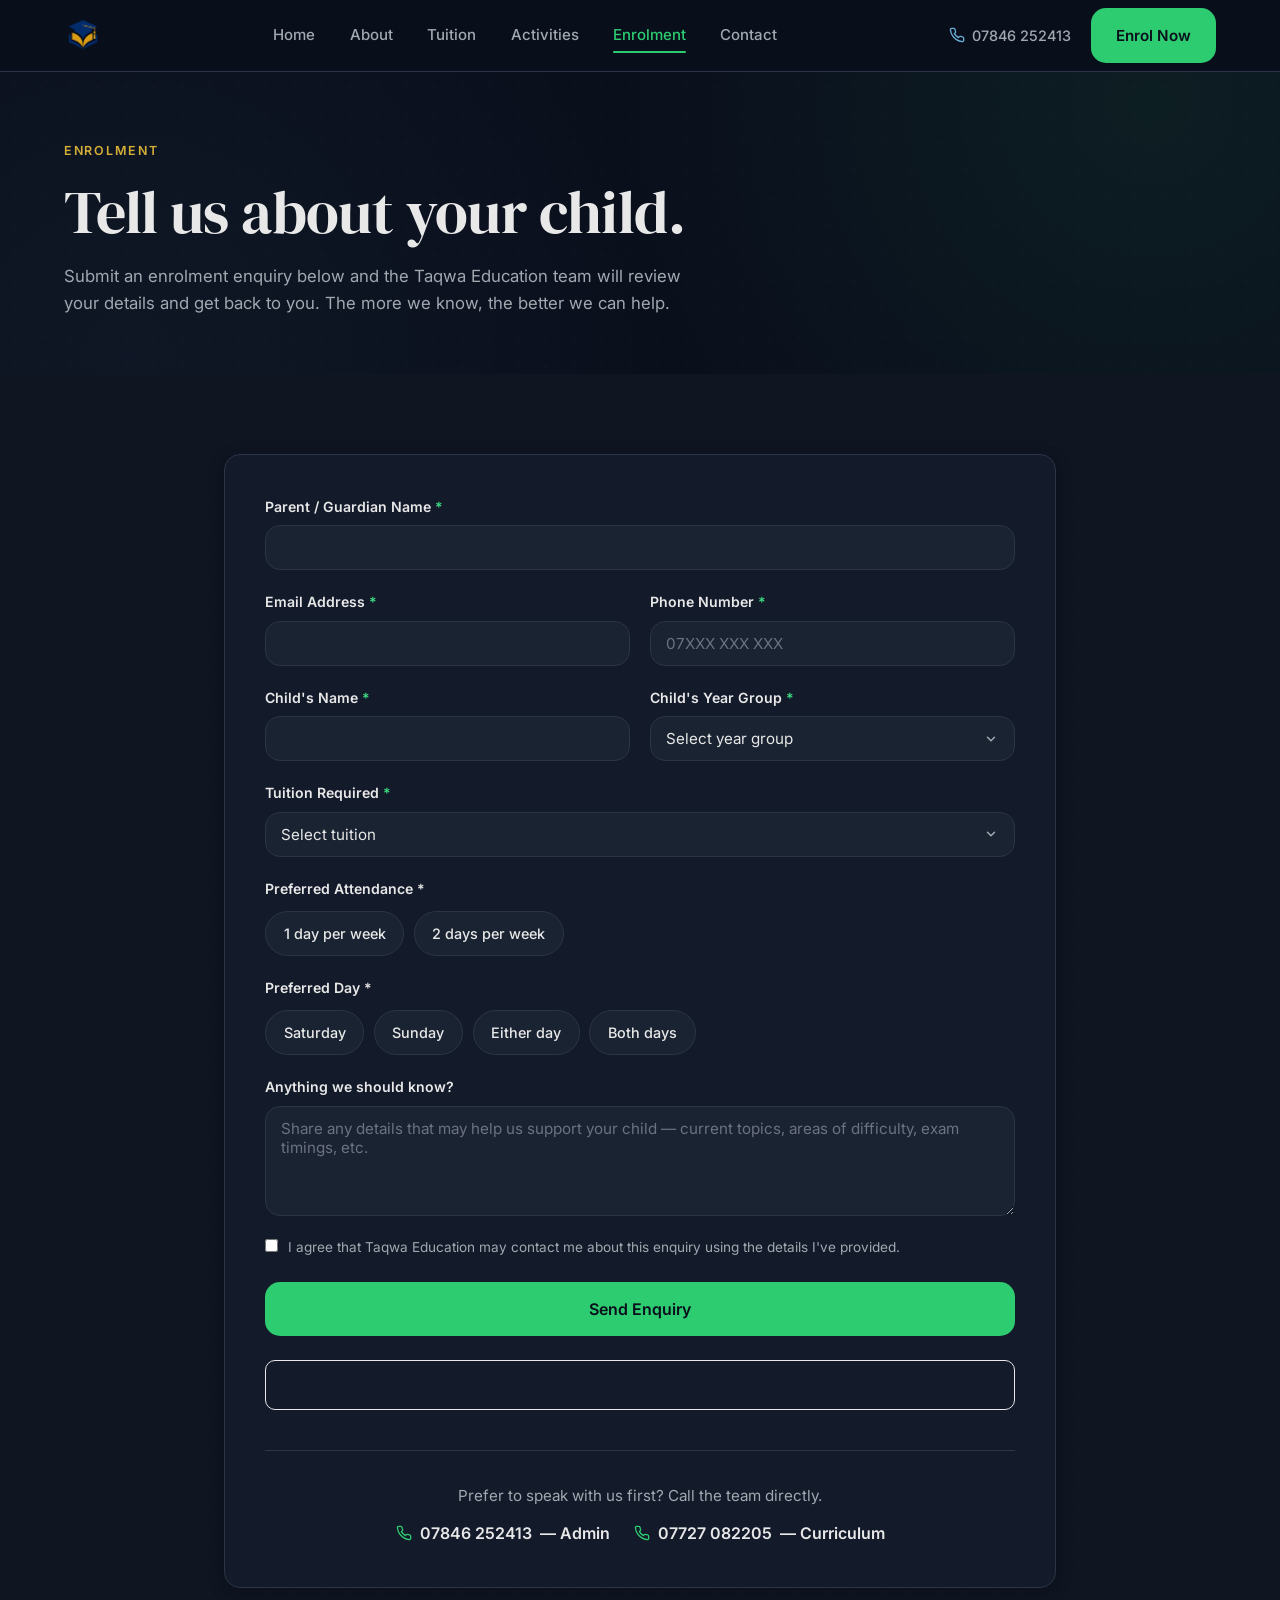
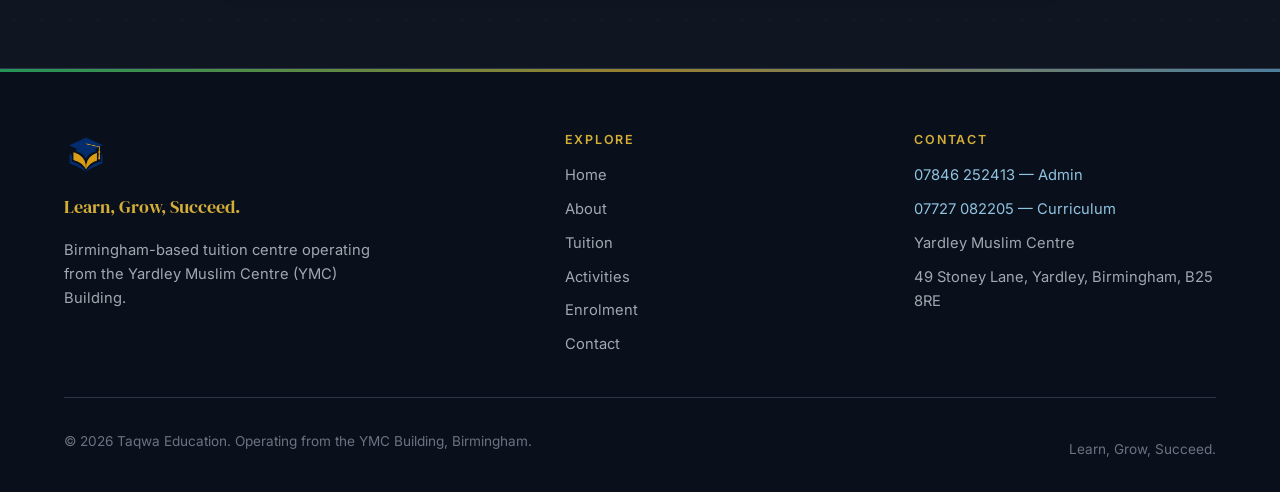
<file: enrolment.html>
<!DOCTYPE html>
<html lang="en-GB">
<head>
  <meta charset="UTF-8">
  <meta name="viewport" content="width=device-width, initial-scale=1.0">
  <title>Enrolment &amp; Enquiry | Taqwa Education Birmingham</title>
  <meta name="description" content="Start your enrolment or send an enquiry to Taqwa Education. Tell us about your child and our team will get back to you. Weekend tuition at the YMC Building, Birmingham.">
  <link rel="canonical" href="https://taqwaeducation.com/enrolment">

  <meta property="og:type" content="website">
  <meta property="og:title" content="Enrolment &amp; Enquiry | Taqwa Education">
  <meta property="og:description" content="Submit an enrolment enquiry for weekend tuition at Taqwa Education, Birmingham.">
  <meta property="og:url" content="https://taqwaeducation.com/enrolment">
  <meta property="og:image" content="https://taqwaeducation.com/assets/taqwa-education-logo.jpg">

  <link rel="icon" href="/assets/favicon.png" type="image/png">
  <link rel="apple-touch-icon" href="/assets/favicon.png">

  <link rel="preconnect" href="https://fonts.googleapis.com">
  <link rel="preconnect" href="https://fonts.gstatic.com" crossorigin>
  <link href="https://fonts.googleapis.com/css2?family=DM+Serif+Display:ital@0;1&family=Inter:wght@300;400;500;600;700&display=swap" rel="stylesheet">
  <link rel="stylesheet" href="/styles.css">
</head>
<body>
  <a href="#main" class="skip-link">Skip to content</a>

  <!-- Injected by script.js — leave empty -->
  <header class="site-header"></header>

  <main id="main">

    <section class="page-hero">
      <div class="container">
        <span class="eyebrow">Enrolment</span>
        <h1>Tell us about your child.</h1>
        <p class="lead">
          Submit an enrolment enquiry below and the Taqwa Education team will review your details
          and get back to you. The more we know, the better we can help.
        </p>
      </div>
    </section>

    <section class="section section-tint">
      <div class="container" style="max-width:880px;">

        <div class="form-card">

          <form name="taqwa-enrolment" method="POST" data-netlify="true" netlify-honeypot="bot-field" aria-label="Enrolment enquiry form">
            <input type="hidden" name="form-name" value="taqwa-enrolment">

            <div class="bot-field" aria-hidden="true">
              <label>Don't fill this out if you're human: <input name="bot-field"></label>
            </div>

            <div class="form-row form-row-1">
              <div class="form-field">
                <label for="parentName">Parent / Guardian Name <span class="req" aria-hidden="true">*</span></label>
                <input type="text" id="parentName" name="parentName" required autocomplete="name">
              </div>
            </div>

            <div class="form-row">
              <div class="form-field">
                <label for="email">Email Address <span class="req" aria-hidden="true">*</span></label>
                <input type="email" id="email" name="email" required autocomplete="email">
              </div>
              <div class="form-field">
                <label for="phone">Phone Number <span class="req" aria-hidden="true">*</span></label>
                <input type="tel" id="phone" name="phone" required autocomplete="tel" placeholder="07XXX XXX XXX">
              </div>
            </div>

            <div class="form-row">
              <div class="form-field">
                <label for="childName">Child's Name <span class="req" aria-hidden="true">*</span></label>
                <input type="text" id="childName" name="childName" required>
              </div>
              <div class="form-field">
                <label for="yearGroup">Child's Year Group <span class="req" aria-hidden="true">*</span></label>
                <select id="yearGroup" name="yearGroup" required>
                  <option value="" disabled selected>Select year group</option>
                  <option value="Year 1">Year 1</option>
                  <option value="Year 2">Year 2</option>
                  <option value="Year 3">Year 3</option>
                  <option value="Year 4">Year 4</option>
                  <option value="Year 5">Year 5</option>
                  <option value="Year 6">Year 6</option>
                  <option value="KS3">KS3</option>
                  <option value="GCSE">GCSE</option>
                  <option value="A Level">A Level</option>
                </select>
              </div>
            </div>

            <div class="form-row form-row-1">
              <div class="form-field">
                <label for="tuitionRequired">Tuition Required <span class="req" aria-hidden="true">*</span></label>
                <select id="tuitionRequired" name="tuitionRequired" required>
                  <option value="" disabled selected>Select tuition</option>
                  <option value="English">English</option>
                  <option value="Maths">Maths</option>
                  <option value="Science">Science</option>
                  <option value="English, Maths & Science">English, Maths &amp; Science</option>
                  <option value="Grammar School Preparation">Grammar School Preparation</option>
                  <option value="KS2 SATs Preparation">KS2 SATs Preparation</option>
                </select>
              </div>
            </div>

            <div class="form-row form-row-1">
              <fieldset class="form-field" style="border:none; padding:0;">
                <legend style="font-size:0.88rem; font-weight:600; color:var(--text); margin-bottom:0.45rem;">
                  Preferred Attendance <span class="req" aria-hidden="true">*</span>
                </legend>
                <div class="radio-group" role="radiogroup" aria-label="Preferred attendance">
                  <label class="radio-pill">
                    <input type="radio" name="attendance" value="1 day per week" required>
                    <span>1 day per week</span>
                  </label>
                  <label class="radio-pill">
                    <input type="radio" name="attendance" value="2 days per week" required>
                    <span>2 days per week</span>
                  </label>
                </div>
              </fieldset>
            </div>

            <div class="form-row form-row-1">
              <fieldset class="form-field" style="border:none; padding:0;">
                <legend style="font-size:0.88rem; font-weight:600; color:var(--text); margin-bottom:0.45rem;">
                  Preferred Day <span class="req" aria-hidden="true">*</span>
                </legend>
                <div class="radio-group" role="radiogroup" aria-label="Preferred day">
                  <label class="radio-pill">
                    <input type="radio" name="preferredDay" value="Saturday" required>
                    <span>Saturday</span>
                  </label>
                  <label class="radio-pill">
                    <input type="radio" name="preferredDay" value="Sunday" required>
                    <span>Sunday</span>
                  </label>
                  <label class="radio-pill">
                    <input type="radio" name="preferredDay" value="Either day" required>
                    <span>Either day</span>
                  </label>
                  <label class="radio-pill">
                    <input type="radio" name="preferredDay" value="Both days" required>
                    <span>Both days</span>
                  </label>
                </div>
              </fieldset>
            </div>

            <div class="form-row form-row-1">
              <div class="form-field">
                <label for="notes">Anything we should know?</label>
                <textarea id="notes" name="notes" placeholder="Share any details that may help us support your child — current topics, areas of difficulty, exam timings, etc."></textarea>
              </div>
            </div>

            <div class="form-consent">
              <input type="checkbox" id="consent" name="consent" required>
              <label for="consent">
                I agree that Taqwa Education may contact me about this enquiry using the details I've provided.
              </label>
            </div>

            <button type="submit" class="btn btn-primary btn-lg btn-block">Send Enquiry</button>

          </form>

          <div id="form-status" class="form-status" aria-live="polite"></div>

          <div class="form-alt">
            <p>Prefer to speak with us first? Call the team directly.</p>
            <div class="phones">
              <a href="#" data-cfg-phone="phoneAdminRaw">
                <svg width="16" height="16" viewBox="0 0 24 24" fill="none" stroke="currentColor" stroke-width="2" stroke-linecap="round" stroke-linejoin="round" aria-hidden="true"><path d="M22 16.92v3a2 2 0 0 1-2.18 2 19.79 19.79 0 0 1-8.63-3.07 19.5 19.5 0 0 1-6-6 19.79 19.79 0 0 1-3.07-8.67A2 2 0 0 1 4.11 2h3a2 2 0 0 1 2 1.72 12.84 12.84 0 0 0 .7 2.81 2 2 0 0 1-.45 2.11L8.09 9.91a16 16 0 0 0 6 6l1.27-1.27a2 2 0 0 1 2.11-.45 12.84 12.84 0 0 0 2.81.7A2 2 0 0 1 22 16.92z"/></svg>
                <span data-cfg="phoneAdmin"></span> — Admin
              </a>
              <a href="#" data-cfg-phone="phoneCurriculumRaw">
                <svg width="16" height="16" viewBox="0 0 24 24" fill="none" stroke="currentColor" stroke-width="2" stroke-linecap="round" stroke-linejoin="round" aria-hidden="true"><path d="M22 16.92v3a2 2 0 0 1-2.18 2 19.79 19.79 0 0 1-8.63-3.07 19.5 19.5 0 0 1-6-6 19.79 19.79 0 0 1-3.07-8.67A2 2 0 0 1 4.11 2h3a2 2 0 0 1 2 1.72 12.84 12.84 0 0 0 .7 2.81 2 2 0 0 1-.45 2.11L8.09 9.91a16 16 0 0 0 6 6l1.27-1.27a2 2 0 0 1 2.11-.45 12.84 12.84 0 0 0 2.81.7A2 2 0 0 1 22 16.92z"/></svg>
                <span data-cfg="phoneCurriculum"></span> — Curriculum
              </a>
            </div>
          </div>

        </div>

      </div>
    </section>

  </main>

  <!-- Injected by script.js — leave empty -->
  <footer class="site-footer"></footer>

  <script src="/site-config.js"></script>
  <script src="/script.js"></script>
</body>
</html>
</file>
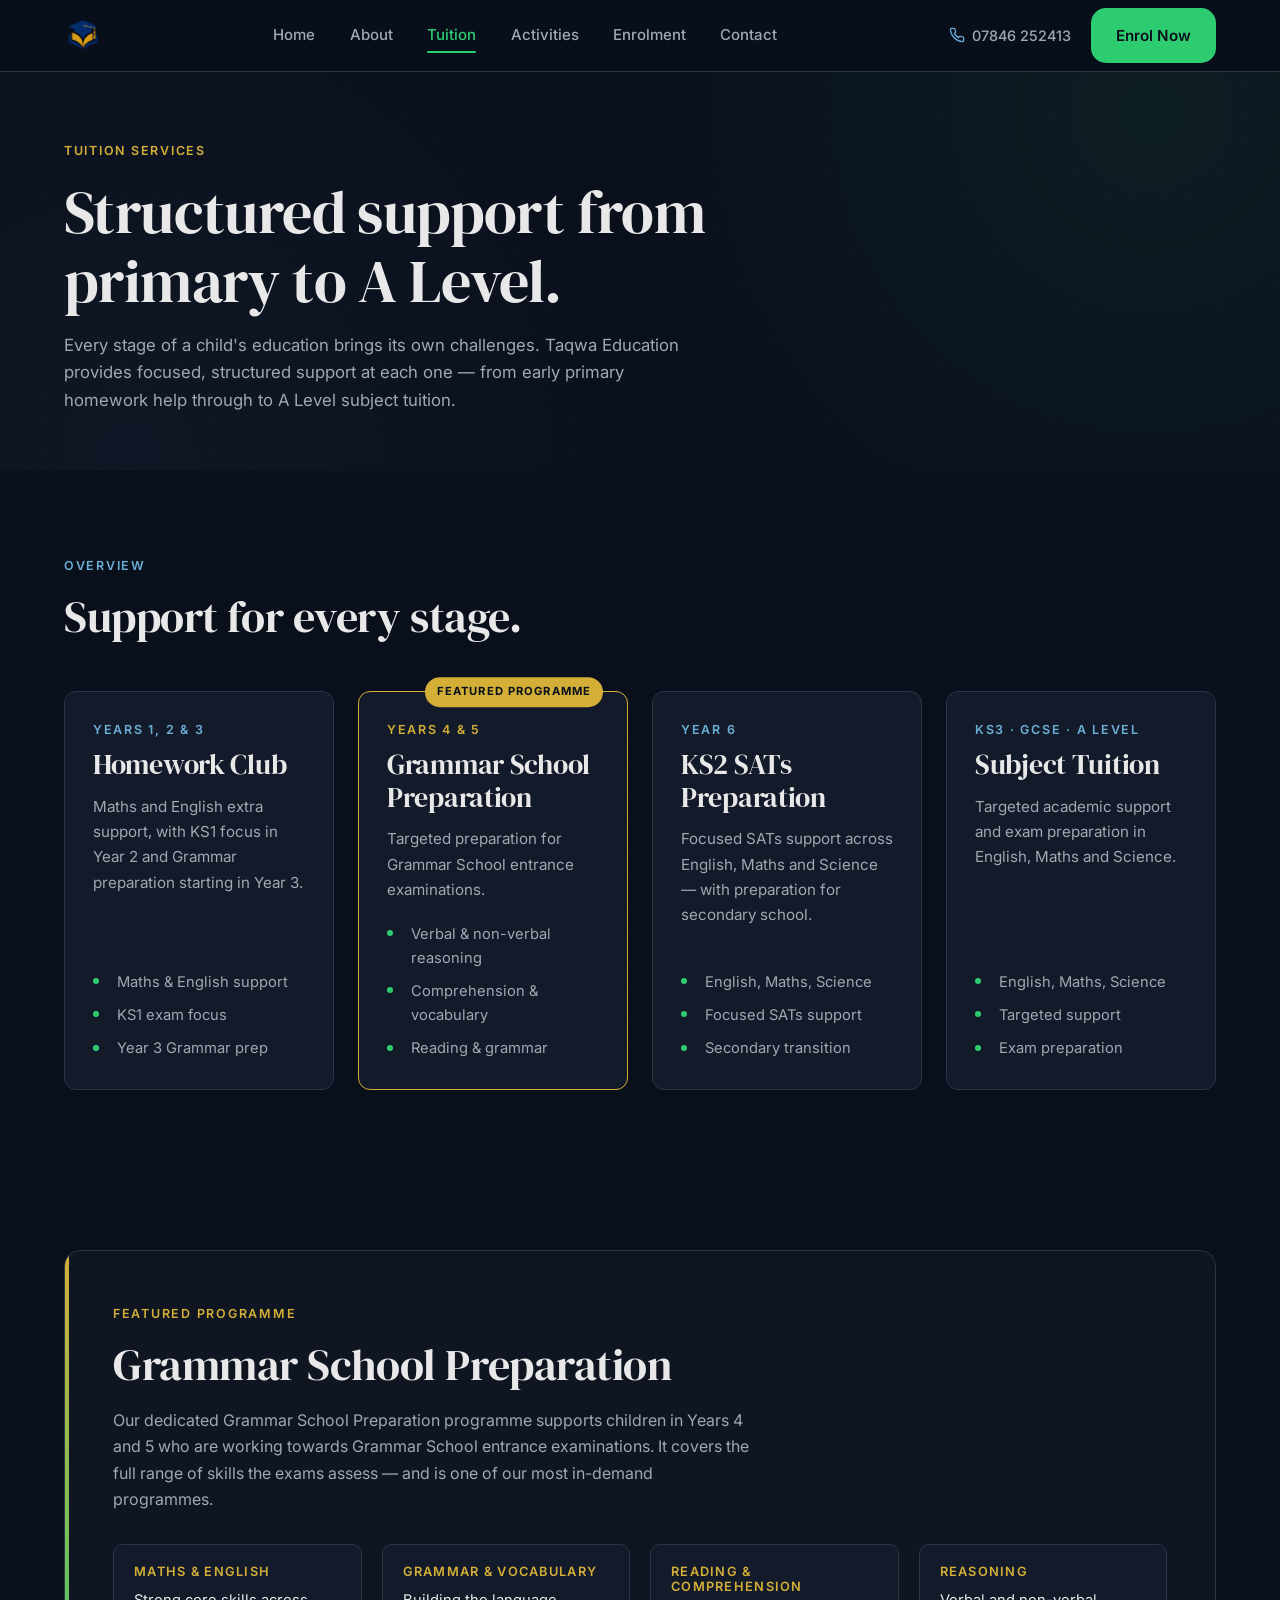
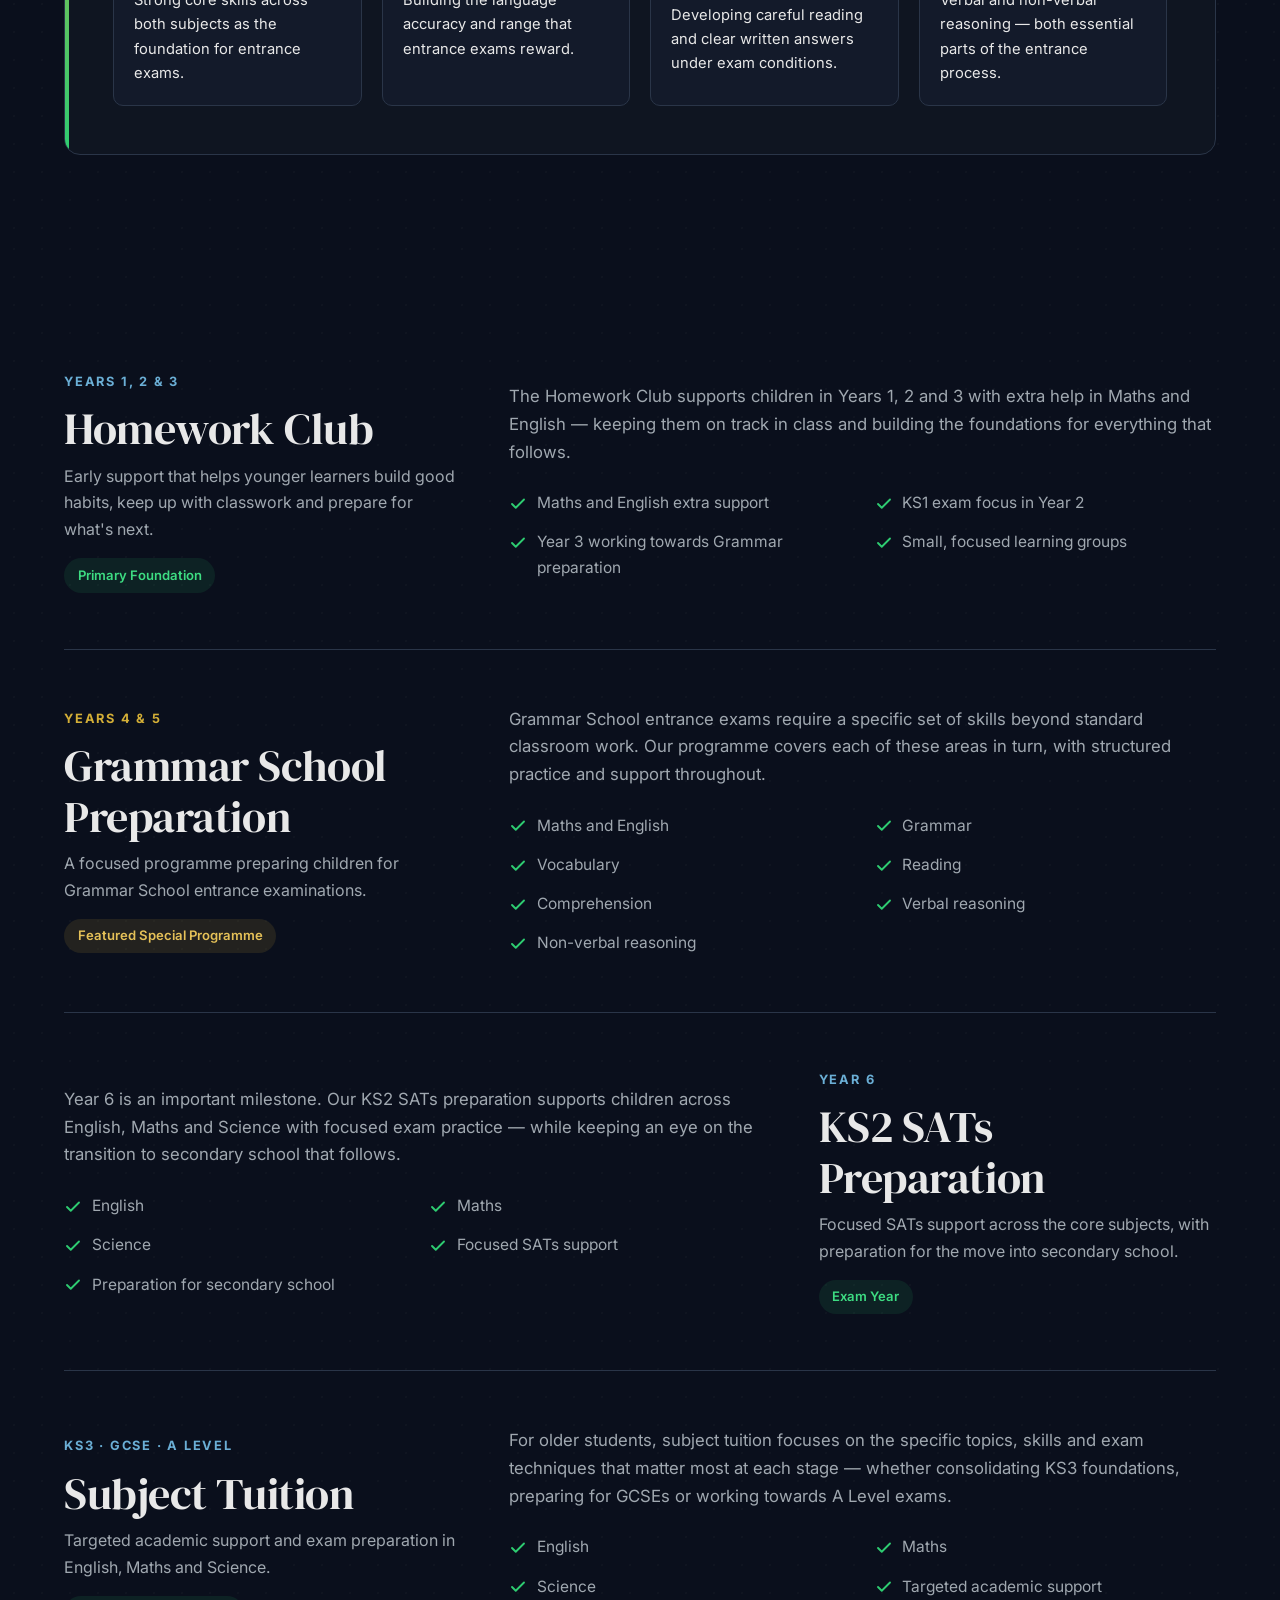
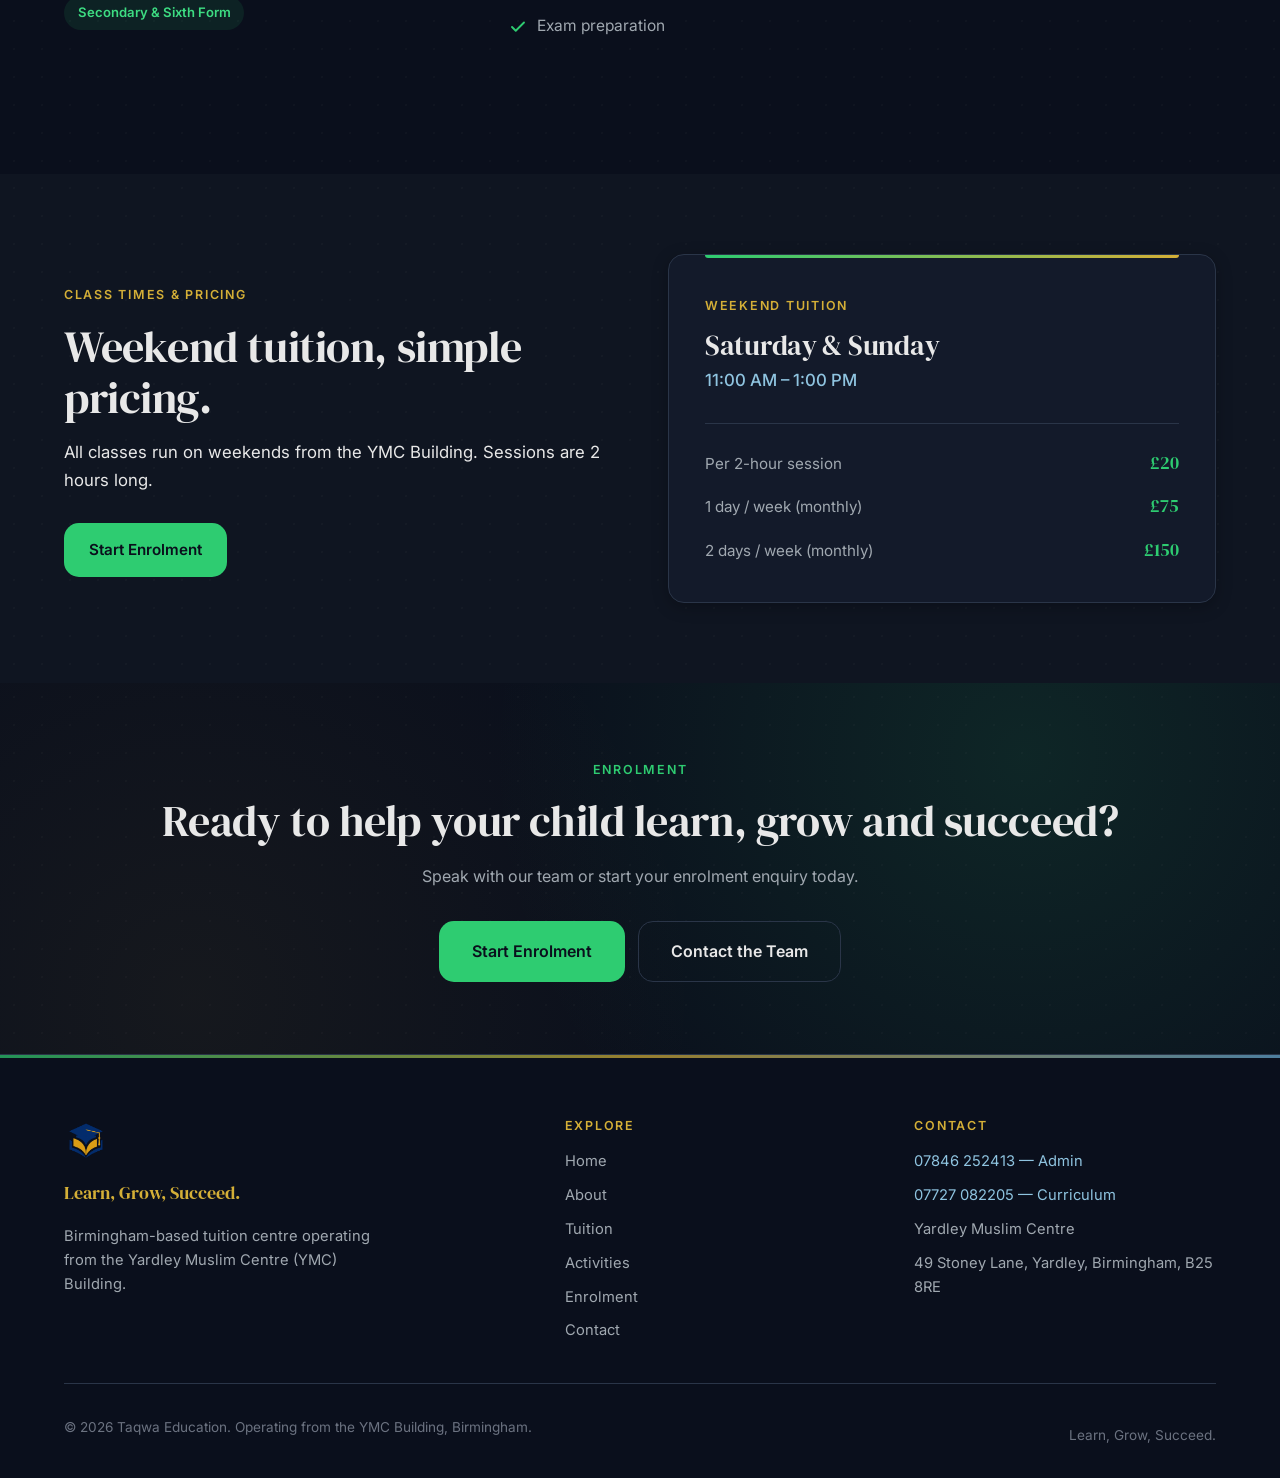
<file: services.html>
<!DOCTYPE html>
<html lang="en-GB">
<head>
  <meta charset="UTF-8">
  <meta name="viewport" content="width=device-width, initial-scale=1.0">
  <title>Tuition Services | Taqwa Education Birmingham</title>
  <meta name="description" content="Tuition services from Taqwa Education: Homework Club (Years 1-3), Grammar School Preparation (Years 4-5), KS2 SATs Preparation (Year 6), and subject tuition for KS3, GCSE and A Level.">
  <link rel="canonical" href="https://taqwaeducation.com/services">

  <meta property="og:type" content="website">
  <meta property="og:title" content="Tuition Services | Taqwa Education">
  <meta property="og:description" content="Structured tuition from primary through to A Level — Homework Club, Grammar School Preparation, KS2 SATs and subject tuition.">
  <meta property="og:url" content="https://taqwaeducation.com/services">
  <meta property="og:image" content="https://taqwaeducation.com/assets/taqwa-education-logo.jpg">

  <link rel="icon" href="/assets/favicon.png" type="image/png">
  <link rel="apple-touch-icon" href="/assets/favicon.png">

  <link rel="preconnect" href="https://fonts.googleapis.com">
  <link rel="preconnect" href="https://fonts.gstatic.com" crossorigin>
  <link href="https://fonts.googleapis.com/css2?family=DM+Serif+Display:ital@0;1&family=Inter:wght@300;400;500;600;700&display=swap" rel="stylesheet">
  <link rel="stylesheet" href="/styles.css">
</head>
<body>
  <a href="#main" class="skip-link">Skip to content</a>

  <!-- Injected by script.js — leave empty -->
  <header class="site-header"></header>

  <main id="main">

    <section class="page-hero">
      <div class="container">
        <span class="eyebrow">Tuition Services</span>
        <h1>Structured support from primary to A Level.</h1>
        <p class="lead">
          Every stage of a child's education brings its own challenges. Taqwa Education provides
          focused, structured support at each one — from early primary homework help through to
          A Level subject tuition.
        </p>
      </div>
    </section>

    <section class="section section-light">
      <div class="container">
        <div class="section-head">
          <span class="eyebrow eyebrow-blue">Overview</span>
          <h2>Support for every stage.</h2>
        </div>
        <div class="grid grid-4">
          <article class="service-card">
            <div class="stage">Years 1, 2 &amp; 3</div>
            <h3>Homework Club</h3>
            <p>Maths and English extra support, with KS1 focus in Year 2 and Grammar preparation starting in Year 3.</p>
            <ul class="feature-list">
              <li>Maths &amp; English support</li>
              <li>KS1 exam focus</li>
              <li>Year 3 Grammar prep</li>
            </ul>
          </article>
          <article class="service-card featured">
            <div class="stage">Years 4 &amp; 5</div>
            <h3>Grammar School Preparation</h3>
            <p>Targeted preparation for Grammar School entrance examinations.</p>
            <ul class="feature-list">
              <li>Verbal &amp; non-verbal reasoning</li>
              <li>Comprehension &amp; vocabulary</li>
              <li>Reading &amp; grammar</li>
            </ul>
          </article>
          <article class="service-card">
            <div class="stage">Year 6</div>
            <h3>KS2 SATs Preparation</h3>
            <p>Focused SATs support across English, Maths and Science — with preparation for secondary school.</p>
            <ul class="feature-list">
              <li>English, Maths, Science</li>
              <li>Focused SATs support</li>
              <li>Secondary transition</li>
            </ul>
          </article>
          <article class="service-card">
            <div class="stage">KS3 · GCSE · A Level</div>
            <h3>Subject Tuition</h3>
            <p>Targeted academic support and exam preparation in English, Maths and Science.</p>
            <ul class="feature-list">
              <li>English, Maths, Science</li>
              <li>Targeted support</li>
              <li>Exam preparation</li>
            </ul>
          </article>
        </div>
      </div>
    </section>

    <section class="section section-tint-2">
      <div class="container">
        <div class="feature-callout">
          <span class="eyebrow">Featured Programme</span>
          <h2>Grammar School Preparation</h2>
          <p>
            Our dedicated Grammar School Preparation programme supports children in Years 4 and 5
            who are working towards Grammar School entrance examinations. It covers the full range
            of skills the exams assess — and is one of our most in-demand programmes.
          </p>
          <div class="feature-grid">
            <div>
              <h4>Maths &amp; English</h4>
              <p>Strong core skills across both subjects as the foundation for entrance exams.</p>
            </div>
            <div>
              <h4>Grammar &amp; Vocabulary</h4>
              <p>Building the language accuracy and range that entrance exams reward.</p>
            </div>
            <div>
              <h4>Reading &amp; Comprehension</h4>
              <p>Developing careful reading and clear written answers under exam conditions.</p>
            </div>
            <div>
              <h4>Reasoning</h4>
              <p>Verbal and non-verbal reasoning — both essential parts of the entrance process.</p>
            </div>
          </div>
        </div>
      </div>
    </section>

    <section class="section section-light">
      <div class="container">

        <div class="programme">
          <div class="programme-aside">
            <div class="stage-label">Years 1, 2 &amp; 3</div>
            <h2>Homework Club</h2>
            <p class="text-dark-secondary">
              Early support that helps younger learners build good habits, keep up with classwork
              and prepare for what's next.
            </p>
            <span class="programme-tag">Primary Foundation</span>
          </div>
          <div class="programme-main">
            <p class="text-dark-secondary" style="font-size:1.05rem;">
              The Homework Club supports children in Years 1, 2 and 3 with extra help in Maths and
              English — keeping them on track in class and building the foundations for everything
              that follows.
            </p>
            <ul>
              <li><svg width="18" height="18" viewBox="0 0 24 24" fill="none" stroke="currentColor" stroke-width="2.5" stroke-linecap="round" stroke-linejoin="round" aria-hidden="true"><polyline points="20 6 9 17 4 12"/></svg>Maths and English extra support</li>
              <li><svg width="18" height="18" viewBox="0 0 24 24" fill="none" stroke="currentColor" stroke-width="2.5" stroke-linecap="round" stroke-linejoin="round" aria-hidden="true"><polyline points="20 6 9 17 4 12"/></svg>KS1 exam focus in Year 2</li>
              <li><svg width="18" height="18" viewBox="0 0 24 24" fill="none" stroke="currentColor" stroke-width="2.5" stroke-linecap="round" stroke-linejoin="round" aria-hidden="true"><polyline points="20 6 9 17 4 12"/></svg>Year 3 working towards Grammar preparation</li>
              <li><svg width="18" height="18" viewBox="0 0 24 24" fill="none" stroke="currentColor" stroke-width="2.5" stroke-linecap="round" stroke-linejoin="round" aria-hidden="true"><polyline points="20 6 9 17 4 12"/></svg>Small, focused learning groups</li>
            </ul>
          </div>
        </div>

        <div class="programme featured">
          <div class="programme-aside">
            <div class="stage-label">Years 4 &amp; 5</div>
            <h2>Grammar School Preparation</h2>
            <p class="text-dark-secondary">
              A focused programme preparing children for Grammar School entrance examinations.
            </p>
            <span class="programme-tag">Featured Special Programme</span>
          </div>
          <div class="programme-main">
            <p class="text-dark-secondary" style="font-size:1.05rem;">
              Grammar School entrance exams require a specific set of skills beyond standard
              classroom work. Our programme covers each of these areas in turn, with structured
              practice and support throughout.
            </p>
            <ul>
              <li><svg width="18" height="18" viewBox="0 0 24 24" fill="none" stroke="currentColor" stroke-width="2.5" stroke-linecap="round" stroke-linejoin="round" aria-hidden="true"><polyline points="20 6 9 17 4 12"/></svg>Maths and English</li>
              <li><svg width="18" height="18" viewBox="0 0 24 24" fill="none" stroke="currentColor" stroke-width="2.5" stroke-linecap="round" stroke-linejoin="round" aria-hidden="true"><polyline points="20 6 9 17 4 12"/></svg>Grammar</li>
              <li><svg width="18" height="18" viewBox="0 0 24 24" fill="none" stroke="currentColor" stroke-width="2.5" stroke-linecap="round" stroke-linejoin="round" aria-hidden="true"><polyline points="20 6 9 17 4 12"/></svg>Vocabulary</li>
              <li><svg width="18" height="18" viewBox="0 0 24 24" fill="none" stroke="currentColor" stroke-width="2.5" stroke-linecap="round" stroke-linejoin="round" aria-hidden="true"><polyline points="20 6 9 17 4 12"/></svg>Reading</li>
              <li><svg width="18" height="18" viewBox="0 0 24 24" fill="none" stroke="currentColor" stroke-width="2.5" stroke-linecap="round" stroke-linejoin="round" aria-hidden="true"><polyline points="20 6 9 17 4 12"/></svg>Comprehension</li>
              <li><svg width="18" height="18" viewBox="0 0 24 24" fill="none" stroke="currentColor" stroke-width="2.5" stroke-linecap="round" stroke-linejoin="round" aria-hidden="true"><polyline points="20 6 9 17 4 12"/></svg>Verbal reasoning</li>
              <li><svg width="18" height="18" viewBox="0 0 24 24" fill="none" stroke="currentColor" stroke-width="2.5" stroke-linecap="round" stroke-linejoin="round" aria-hidden="true"><polyline points="20 6 9 17 4 12"/></svg>Non-verbal reasoning</li>
            </ul>
          </div>
        </div>

        <div class="programme reverse">
          <div class="programme-aside">
            <div class="stage-label">Year 6</div>
            <h2>KS2 SATs Preparation</h2>
            <p class="text-dark-secondary">
              Focused SATs support across the core subjects, with preparation for the move into
              secondary school.
            </p>
            <span class="programme-tag">Exam Year</span>
          </div>
          <div class="programme-main">
            <p class="text-dark-secondary" style="font-size:1.05rem;">
              Year 6 is an important milestone. Our KS2 SATs preparation supports children across
              English, Maths and Science with focused exam practice — while keeping an eye on the
              transition to secondary school that follows.
            </p>
            <ul>
              <li><svg width="18" height="18" viewBox="0 0 24 24" fill="none" stroke="currentColor" stroke-width="2.5" stroke-linecap="round" stroke-linejoin="round" aria-hidden="true"><polyline points="20 6 9 17 4 12"/></svg>English</li>
              <li><svg width="18" height="18" viewBox="0 0 24 24" fill="none" stroke="currentColor" stroke-width="2.5" stroke-linecap="round" stroke-linejoin="round" aria-hidden="true"><polyline points="20 6 9 17 4 12"/></svg>Maths</li>
              <li><svg width="18" height="18" viewBox="0 0 24 24" fill="none" stroke="currentColor" stroke-width="2.5" stroke-linecap="round" stroke-linejoin="round" aria-hidden="true"><polyline points="20 6 9 17 4 12"/></svg>Science</li>
              <li><svg width="18" height="18" viewBox="0 0 24 24" fill="none" stroke="currentColor" stroke-width="2.5" stroke-linecap="round" stroke-linejoin="round" aria-hidden="true"><polyline points="20 6 9 17 4 12"/></svg>Focused SATs support</li>
              <li><svg width="18" height="18" viewBox="0 0 24 24" fill="none" stroke="currentColor" stroke-width="2.5" stroke-linecap="round" stroke-linejoin="round" aria-hidden="true"><polyline points="20 6 9 17 4 12"/></svg>Preparation for secondary school</li>
            </ul>
          </div>
        </div>

        <div class="programme">
          <div class="programme-aside">
            <div class="stage-label">KS3 · GCSE · A Level</div>
            <h2>Subject Tuition</h2>
            <p class="text-dark-secondary">
              Targeted academic support and exam preparation in English, Maths and Science.
            </p>
            <span class="programme-tag">Secondary &amp; Sixth Form</span>
          </div>
          <div class="programme-main">
            <p class="text-dark-secondary" style="font-size:1.05rem;">
              For older students, subject tuition focuses on the specific topics, skills and exam
              techniques that matter most at each stage — whether consolidating KS3 foundations,
              preparing for GCSEs or working towards A Level exams.
            </p>
            <ul>
              <li><svg width="18" height="18" viewBox="0 0 24 24" fill="none" stroke="currentColor" stroke-width="2.5" stroke-linecap="round" stroke-linejoin="round" aria-hidden="true"><polyline points="20 6 9 17 4 12"/></svg>English</li>
              <li><svg width="18" height="18" viewBox="0 0 24 24" fill="none" stroke="currentColor" stroke-width="2.5" stroke-linecap="round" stroke-linejoin="round" aria-hidden="true"><polyline points="20 6 9 17 4 12"/></svg>Maths</li>
              <li><svg width="18" height="18" viewBox="0 0 24 24" fill="none" stroke="currentColor" stroke-width="2.5" stroke-linecap="round" stroke-linejoin="round" aria-hidden="true"><polyline points="20 6 9 17 4 12"/></svg>Science</li>
              <li><svg width="18" height="18" viewBox="0 0 24 24" fill="none" stroke="currentColor" stroke-width="2.5" stroke-linecap="round" stroke-linejoin="round" aria-hidden="true"><polyline points="20 6 9 17 4 12"/></svg>Targeted academic support</li>
              <li><svg width="18" height="18" viewBox="0 0 24 24" fill="none" stroke="currentColor" stroke-width="2.5" stroke-linecap="round" stroke-linejoin="round" aria-hidden="true"><polyline points="20 6 9 17 4 12"/></svg>Exam preparation</li>
            </ul>
          </div>
        </div>

      </div>
    </section>

    <section class="section section-dark-2">
      <div class="container">
        <div class="split-2">
          <div>
            <span class="eyebrow">Class Times &amp; Pricing</span>
            <h2>Weekend tuition, simple pricing.</h2>
            <p style="font-size:1.05rem; margin-top:1rem;">
              All classes run on weekends from the YMC Building. Sessions are 2 hours long.
            </p>
            <p style="margin-top:1.75rem;">
              <a href="/enrolment" class="btn btn-primary">Start Enrolment</a>
            </p>
          </div>
          <div class="tuition-card" style="background:var(--card);">
            <span class="eyebrow">Weekend Tuition</span>
            <h3><span data-cfg="classDays"></span></h3>
            <p class="when"><span data-cfg="classTime"></span></p>
            <div class="divider"></div>
            <div class="price-list">
              <div class="price-row">
                <span class="label">Per 2-hour session</span>
                <span class="price" data-cfg="pricePerSession"></span>
              </div>
              <div class="price-row">
                <span class="label">1 day / week (monthly)</span>
                <span class="price" data-cfg="price1Day"></span>
              </div>
              <div class="price-row">
                <span class="label">2 days / week (monthly)</span>
                <span class="price" data-cfg="price2Days"></span>
              </div>
            </div>
          </div>
        </div>
      </div>
    </section>

    <section class="cta-band">
      <div class="container">
        <span class="eyebrow eyebrow-green">Enrolment</span>
        <h2>Ready to help your child learn, grow and succeed?</h2>
        <p>Speak with our team or start your enrolment enquiry today.</p>
        <div class="hero-ctas">
          <a href="/enrolment" class="btn btn-primary btn-lg">Start Enrolment</a>
          <a href="/contact" class="btn btn-outline btn-lg">Contact the Team</a>
        </div>
      </div>
    </section>

  </main>

  <!-- Injected by script.js — leave empty -->
  <footer class="site-footer"></footer>

  <script src="/site-config.js"></script>
  <script src="/script.js"></script>
</body>
</html>
</file>
<file: styles.css>
/* =========================================================
   Taqwa Education — Design System
   100% Pure Dark Navy Theme (YMC-inspired)
   ========================================================= */

:root {
  /* Dark navy palette */
  --navy: #0A0F1C;
  --navy-light: #0F1521;
  --card: #131A2A;
  --card-2: #1A2332;

  /* Accents */
  --green: #2ECC71;
  --green-bright: #3DDC82;
  --gold: #D4AF37;
  --gold-soft: #E5C158;
  --blue: #6BAFD6;
  --blue-light: #8FC4E0;

  /* Text */
  --text: #E8E8E8;
  --text-secondary: #A0A8B0;
  --text-muted: #6B7280;
  --highlight: #2ECC7180;
  
  /* Borders */
  --border: #2A3548;

  /* Effects */
  --shadow-sm: 0 1px 2px rgba(0, 0, 0, 0.2);
  --shadow-md: 0 4px 16px rgba(0, 0, 0, 0.25);
  --shadow-lg: 0 12px 32px rgba(0, 0, 0, 0.35);
  --shadow-green: 0 8px 24px rgba(46, 204, 113, 0.25);

  /* Radius */
  --radius-sm: 15px; /* Buttons */
  --radius: 10px;
  --radius-md: 12px;
  --radius-lg: 16px;

  /* Layout */
  --max-width: 1200px;
  --header-height: 72px;
  --header-height-mobile: 60px;
}

/* ---------- Reset ---------- */
*, *::before, *::after {
  box-sizing: border-box;
  margin: 0;
  padding: 0;
}

html {
  scroll-behavior: smooth;
  -webkit-text-size-adjust: 100%;
}

body {
  font-family: 'Inter', -apple-system, BlinkMacSystemFont, 'Segoe UI', Roboto, sans-serif;
  font-size: 16px;
  line-height: 1.65;
  color: var(--text);
  background: var(--navy);
  -webkit-font-smoothing: antialiased;
  -moz-osx-font-smoothing: grayscale;
  overflow-x: hidden;
  cursor: default;
}

img { max-width: 100%; display: block; }
a { color: inherit; text-decoration: none; }
button { font-family: inherit; cursor: pointer; border: none; background: none; }
ul { list-style: none; }

::selection {
  background: var(--highlight);
}

input[type="checkbox"], input[type="radio"] {
  accent-color: var(--green);
}

:focus-visible {
  outline: 2px solid var(--green);
  outline-offset: 3px;
  border-radius: 4px;
}

@media (prefers-reduced-motion: reduce) {
  html { scroll-behavior: auto; }
  *, *::before, *::after {
    animation-duration: 0.01ms !important;
    animation-iteration-count: 1 !important;
    transition-duration: 0.01ms !important;
    scroll-behavior: auto !important;
  }
}

/* ---------- Typography ---------- */
h1, h2, h3, h4 {
  font-family: 'DM Serif Display', Georgia, serif;
  font-weight: 400;
  line-height: 1.15;
  letter-spacing: -0.01em;
}

h1 { font-size: clamp(2.25rem, 5vw, 3.75rem); }
h2 { font-size: clamp(1.875rem, 3.5vw, 2.75rem); }
h3 { font-size: clamp(1.375rem, 2.5vw, 1.75rem); }
h4 { font-size: 1.25rem; }

p { color: inherit; }
p + p { margin-top: 1rem; }

.eyebrow {
  font-family: 'Inter', sans-serif;
  font-size: 0.78rem;
  font-weight: 600;
  letter-spacing: 0.14em;
  text-transform: uppercase;
  color: var(--gold);
  display: inline-block;
  margin-bottom: 1rem;
}

.eyebrow-blue { color: var(--blue); }
.eyebrow-green { color: var(--green); }

.text-secondary { color: var(--text-secondary); }
.text-dark-secondary { color: var(--text-secondary); } /* Mapped for dark theme */

/* ---------- Layout helpers ---------- */
.container {
  width: 100%;
  max-width: var(--max-width);
  margin: 0 auto;
  padding: 0 1.5rem;
}
.section { padding: 5rem 0; }
.section-sm { padding: 3.5rem 0; }
.section-lg { padding: 6.5rem 0; }

/* All sections are strictly dark navy */
.section-dark, .section-light, .section-tint-2 { background: var(--navy); color: var(--text); }
.section-dark-2, .section-tint { background: var(--navy-light); color: var(--text); }

.section-head { max-width: 720px; margin-bottom: 3rem; }
.section-head.center { margin-left: auto; margin-right: auto; text-align: center; }

/* Subtle pattern on all sections */
.section-dark, .section-dark-2, .section-light, .section-tint, .section-tint-2 {
  position: relative;
}
.section-dark::before, .section-dark-2::before, .section-light::before, .section-tint::before, .section-tint-2::before {
  content: '';
  position: absolute;
  inset: 0;
  background-image: radial-gradient(circle, rgba(232, 232, 232, 0.025) 1px, transparent 1px);
  background-size: 28px 28px;
  pointer-events: none;
  z-index: 0;
}
.section-dark > .container,
.section-dark-2 > .container,
.section-light > .container,
.section-tint > .container,
.section-tint-2 > .container {
  position: relative;
  z-index: 1;
}

/* ---------- Skip link ---------- */
.skip-link {
  position: absolute;
  left: -9999px;
  top: 0;
  background: var(--green);
  color: var(--navy);
  padding: 0.75rem 1.25rem;
  font-weight: 600;
  font-size: 0.875rem;
  border-radius: 0 0 var(--radius-sm) 0;
  z-index: 1000;
}
.skip-link:focus { left: 0; }

/* ---------- Buttons ---------- */
.btn {
  display: inline-flex;
  align-items: center;
  justify-content: center;
  gap: 0.5rem;
  padding: 0.85rem 1.5rem;
  font-size: 0.95rem;
  font-weight: 600;
  font-family: 'Inter', sans-serif;
  border-radius: 15px; /* More rounded as requested */
  border: 1px solid transparent;
  transition: all 0.2s ease;
  cursor: pointer;
  text-align: center;
  white-space: nowrap;
}

.btn-primary {
  background: var(--green);
  color: var(--navy);
}
.btn-primary:hover {
  background: var(--green-bright);
  transform: translateY(-1px);
  box-shadow: var(--shadow-green);
}

.btn-gold {
  background: var(--gold);
  color: var(--navy);
}
.btn-gold:hover {
  background: var(--gold-soft);
  transform: translateY(-1px);
}

.btn-outline, .btn-outline-light {
  background: transparent;
  border-color: var(--border);
  color: var(--text);
}
.btn-outline:hover, .btn-outline-light:hover {
  border-color: var(--green);
  color: var(--green);
  background: rgba(46, 204, 113, 0.08);
}

.btn-ghost-blue {
  background: transparent;
  border-color: rgba(107, 175, 214, 0.4);
  color: var(--blue);
}
.btn-ghost-blue:hover {
  border-color: var(--blue);
  background: rgba(107, 175, 214, 0.08);
}

.btn-dark {
  background: var(--card-2);
  color: var(--text);
  border: 1px solid var(--border);
}
.btn-dark:hover {
  background: var(--card);
  border-color: var(--green);
}

.btn-lg { padding: 1rem 2rem; font-size: 1rem; }
.btn-block { width: 100%; }

.link-arrow {
  display: inline-flex;
  align-items: center;
  gap: 0.4rem;
  font-weight: 600;
  color: var(--green);
  font-size: 0.95rem;
  transition: gap 0.2s ease;
}
.link-arrow:hover { gap: 0.7rem; }
.link-arrow-blue { color: var(--blue); }
.link-arrow-blue:hover { color: var(--blue-light); }
.link-arrow-gold { color: var(--gold); }
.link-arrow-gold:hover { color: var(--gold-soft); }

/* ---------- Header ---------- */
.site-header {
  position: sticky;
  top: 0;
  z-index: 100;
  background: rgba(10, 15, 28, 0.96);
  backdrop-filter: saturate(180%) blur(10px);
  -webkit-backdrop-filter: saturate(180%) blur(10px);
  border-bottom: 1px solid var(--border);
  height: var(--header-height);
  display: flex;
  align-items: center;
}

.header-inner {
  width: 100%;
  max-width: var(--max-width);
  margin: 0 auto;
  padding: 0 1.5rem;
  display: flex;
  align-items: center;
  justify-content: space-between;
  gap: 1.5rem;
}

.brand {
  display: flex;
  align-items: center;
  gap: 0.75rem;
}
.brand img {
  height: 38px;
  width: auto;
  border-radius: 4px;
}

.nav {
  display: flex;
  align-items: center;
  gap: 0.25rem;
}
.nav a {
  display: inline-block;
  padding: 0.55rem 0.95rem;
  font-size: 0.94rem;
  font-weight: 500;
  color: var(--text-secondary);
  border-radius: 8px;
  transition: color 0.2s ease, background 0.2s ease;
  position: relative;
}
.nav a:hover { color: var(--text); }
.nav a.active { color: var(--green); }
.nav a.active::after {
  content: '';
  position: absolute;
  left: 0.95rem;
  right: 0.95rem;
  bottom: 0.25rem;
  height: 2px;
  background: var(--green);
  border-radius: 2px;
}

.nav-cta {
  display: flex;
  align-items: center;
  gap: 0.75rem;
}

.nav-phone {
  display: inline-flex;
  align-items: center;
  gap: 0.45rem;
  font-size: 0.9rem;
  font-weight: 500;
  color: var(--text-secondary);
  padding-right: 0.5rem;
}
.nav-phone:hover { color: var(--text); }
.nav-phone svg { color: var(--blue); }

.hamburger {
  display: none;
  width: 44px;
  height: 44px;
  border-radius: var(--radius-sm);
  border: 1px solid var(--border);
  color: var(--text);
  align-items: center;
  justify-content: center;
  background: transparent;
}
.hamburger:hover { border-color: var(--green); color: var(--green); }
.hamburger[aria-expanded="true"] .icon-open { display: none; }
.hamburger[aria-expanded="false"] .icon-close { display: none; }

/* ---------- Mobile nav ---------- */
.mobile-nav {
  position: fixed;
  top: var(--header-height-mobile);
  left: 0;
  right: 0;
  background: var(--navy-light);
  border-bottom: 1px solid var(--border);
  padding: 1.25rem 1.5rem 2rem;
  transform: translateY(-110%);
  opacity: 0;
  transition: transform 0.32s ease, opacity 0.32s ease;
  pointer-events: none;
  z-index: 99;
  max-height: calc(100vh - var(--header-height-mobile));
  overflow-y: auto;
}
.mobile-nav.open {
  transform: translateY(0);
  opacity: 1;
  pointer-events: auto;
}
.mobile-nav a {
  display: block;
  padding: 0.85rem 0.5rem;
  font-size: 1rem;
  font-weight: 500;
  color: var(--text);
  border-bottom: 1px solid var(--border);
}
.mobile-nav a.active { color: var(--green); }
.mobile-nav a:hover { color: var(--green); }
.mobile-nav .btn { margin-top: 1.25rem; }
.mobile-nav .mobile-contact {
  margin-top: 1.5rem;
  padding-top: 1.25rem;
  border-top: 1px solid var(--border);
  font-size: 0.9rem;
  color: var(--text-secondary);
}
.mobile-nav .mobile-contact a {
  display: inline-flex;
  align-items: center;
  gap: 0.5rem;
  border: none;
  padding: 0.25rem 0;
  color: var(--blue);
  font-weight: 600;
}

@media (max-width: 900px) {
  .site-header { height: var(--header-height-mobile); }
  .nav, .nav-cta .btn { display: none; }
  .nav-phone { display: none; }
  .hamburger { display: flex; }
  .brand img { height: 34px; }
}

/* ---------- Hero ---------- */
.hero {
  background:
    radial-gradient(circle at 85% 15%, rgba(46, 204, 113, 0.10) 0%, transparent 45%),
    radial-gradient(circle at 5% 95%, rgba(212, 175, 55, 0.06) 0%, transparent 40%),
    var(--navy);
  color: var(--text);
  padding: 5.5rem 0 5rem;
  position: relative;
  overflow: hidden;
}
.hero::before {
  content: '';
  position: absolute;
  inset: 0;
  background-image: radial-gradient(circle, rgba(232, 232, 232, 0.022) 1px, transparent 1px);
  background-size: 28px 28px;
  pointer-events: none;
}
.hero .container { position: relative; z-index: 1; }

.hero-grid {
  display: grid;
  grid-template-columns: 1.15fr 0.85fr;
  gap: 3.5rem;
  align-items: center;
}

.hero h1 { margin-bottom: 1.5rem; }
.hero .lead {
  font-size: 1.125rem;
  line-height: 1.65;
  color: var(--text-secondary);
  max-width: 520px;
  margin-bottom: 2rem;
}

.hero-ctas {
  display: flex;
  flex-wrap: wrap;
  gap: 0.85rem;
  margin-bottom: 2.25rem;
}

.hero-points {
  display: flex;
  flex-wrap: wrap;
  gap: 1.5rem 2rem;
  padding-top: 1.5rem;
  border-top: 1px solid var(--border);
}
.hero-point {
  display: flex;
  align-items: center;
  gap: 0.65rem;
  font-size: 0.95rem;
  color: var(--text);
}
.hero-point svg { color: var(--green); flex-shrink: 0; }

/* Tuition info card */
.tuition-card {
  background: var(--card);
  border: 1px solid var(--border);
  border-radius: var(--radius-lg);
  padding: 2.25rem;
  box-shadow: var(--shadow-md);
  position: relative;
}
.tuition-card::before {
  content: '';
  position: absolute;
  top: 0;
  left: 2.25rem;
  right: 2.25rem;
  height: 3px;
  background: linear-gradient(90deg, var(--green), var(--gold));
  border-radius: 0 0 3px 3px;
}
.tuition-card .eyebrow { color: var(--gold); margin-bottom: 0.75rem; }
.tuition-card h3 { color: var(--text); margin-bottom: 0.35rem; }
.tuition-card .when {
  color: var(--blue-light);
  font-size: 1.05rem;
  font-weight: 500;
  margin-bottom: 1.75rem;
}
.tuition-card .divider {
  height: 1px;
  background: var(--border);
  margin: 0 0 1.5rem;
}
.price-list { display: flex; flex-direction: column; gap: 0.85rem; }
.price-row {
  display: flex;
  justify-content: space-between;
  align-items: baseline;
  gap: 1rem;
  font-size: 0.95rem;
}
.price-row .label { color: var(--text-secondary); }
.price-row .price {
  font-family: 'DM Serif Display', serif;
  font-size: 1.15rem;
  color: var(--green);
}

@media (max-width: 900px) {
  .hero-grid { grid-template-columns: 1fr; gap: 2.5rem; }
  .hero { padding: 3rem 0 3.5rem; }
  .hero h1 { font-size: clamp(2rem, 7vw, 2.75rem); }
}

/* ---------- Page hero ---------- */
.page-hero {
  background:
    radial-gradient(circle at 90% 10%, rgba(46, 204, 113, 0.08) 0%, transparent 45%),
    radial-gradient(circle at 10% 95%, rgba(107, 175, 214, 0.05) 0%, transparent 45%),
    var(--navy);
  color: var(--text);
  padding: 4rem 0 3.5rem;
  position: relative;
  overflow: hidden;
}
.page-hero::before {
  content: '';
  position: absolute;
  inset: 0;
  background-image: radial-gradient(circle, rgba(232, 232, 232, 0.022) 1px, transparent 1px);
  background-size: 28px 28px;
  pointer-events: none;
}
.page-hero .container { position: relative; z-index: 1; }
.page-hero h1 { margin-bottom: 1rem; max-width: 760px; }
.page-hero .lead {
  font-size: 1.05rem;
  color: var(--text-secondary);
  max-width: 640px;
}

/* ---------- Slider ---------- */
.slider-wrap {
  background: var(--navy-light);
  padding: 4rem 0 4.5rem;
  position: relative;
}
.slider-wrap::before {
  content: '';
  position: absolute;
  inset: 0;
  background-image: radial-gradient(circle, rgba(232, 232, 232, 0.022) 1px, transparent 1px);
  background-size: 28px 28px;
  pointer-events: none;
}
.slider-wrap .container { position: relative; z-index: 1; }

.slider-head {
  display: flex;
  align-items: flex-end;
  justify-content: space-between;
  margin-bottom: 1.75rem;
  gap: 1.5rem;
}
.slider-head h2 { color: var(--text); }
.slider-head .eyebrow { color: var(--gold); margin-bottom: 0.5rem; }
.slider-controls { display: flex; gap: 0.5rem; }

.slider {
  position: relative;
  border-radius: var(--radius-lg);
  overflow: hidden;
  border: 1px solid var(--border);
  background: var(--card);
}

.slider-viewport { overflow: hidden; position: relative; }

.slider-track {
  display: flex;
  transition: transform 0.6s cubic-bezier(0.4, 0, 0.2, 1);
  will-change: transform;
}
@media (prefers-reduced-motion: reduce) {
  .slider-track { transition: none; }
}

.slide {
  flex: 0 0 100%;
  position: relative;
  aspect-ratio: 16 / 9;
  background: linear-gradient(135deg, var(--card-2), var(--navy));
  overflow: hidden;
}
.slide-media {
  position: absolute;
  inset: 0;
  background: linear-gradient(135deg, var(--card-2), var(--navy-light));
  overflow: hidden;
}
.slide-img {
  width: 100%;
  height: 100%;
  object-fit: cover;
  display: block;
}
.slide-overlay {
  position: absolute;
  inset: 0;
  background: linear-gradient(to top, rgba(10, 15, 28, 0.92) 0%, rgba(10, 15, 28, 0.55) 45%, rgba(10, 15, 28, 0.25) 100%);
  pointer-events: none;
}
.slide-content {
  position: absolute;
  bottom: 0;
  left: 0;
  right: 0;
  padding: 2.25rem 2.5rem;
  color: var(--text);
  max-width: 720px;
}
.slide-eyebrow {
  font-size: 0.74rem;
  font-weight: 600;
  letter-spacing: 0.14em;
  text-transform: uppercase;
  color: var(--gold);
  margin-bottom: 0.65rem;
  display: inline-block;
}
.slide-title {
  font-family: 'DM Serif Display', serif;
  font-size: clamp(1.5rem, 3vw, 2.25rem);
  line-height: 1.15;
  color: var(--text);
  margin-bottom: 0.5rem;
}
.slide-subtitle {
  font-size: 1rem;
  color: var(--text-secondary);
  max-width: 560px;
}

.slider-nav {
  position: absolute;
  top: 50%;
  transform: translateY(-50%);
  width: 44px;
  height: 44px;
  border-radius: 50%;
  background: rgba(10, 15, 28, 0.75);
  border: 1px solid var(--border);
  color: var(--text);
  display: flex;
  align-items: center;
  justify-content: center;
  transition: all 0.2s ease;
  z-index: 5;
}
.slider-nav:hover {
  background: var(--green);
  color: var(--navy);
  border-color: var(--green);
}
.slider-prev { left: 1rem; }
.slider-next { right: 1rem; }

.slider-dots {
  position: absolute;
  bottom: 1rem;
  right: 2.5rem;
  display: flex;
  gap: 0.5rem;
  z-index: 5;
}
.slider-dot {
  width: 8px;
  height: 8px;
  border-radius: 50%;
  background: rgba(232, 232, 232, 0.35);
  border: none;
  transition: all 0.2s ease;
  padding: 0;
}
.slider-dot.active {
  background: var(--green);
  width: 24px;
  border-radius: 4px;
}
.slider-dot:hover { background: rgba(232, 232, 232, 0.6); }
.slider-dot.active:hover { background: var(--green); }

@media (max-width: 768px) {
  .slide { aspect-ratio: 4 / 3; }
  .slide-content { padding: 1.5rem 1.5rem; }
  .slider-dots { right: 1.5rem; bottom: 1rem; }
  .slider-nav { width: 38px; height: 38px; }
  .slider-prev { left: 0.5rem; }
  .slider-next { right: 0.5rem; }
  .slider-head { flex-direction: column; align-items: flex-start; }
}

/* ---------- Cards grid ---------- */
.grid { display: grid; gap: 1.5rem; }
.grid-2 { grid-template-columns: repeat(2, 1fr); }
.grid-3 { grid-template-columns: repeat(3, 1fr); }
.grid-4 { grid-template-columns: repeat(4, 1fr); }
@media (max-width: 900px) {
  .grid-3, .grid-4 { grid-template-columns: repeat(2, 1fr); }
}
@media (max-width: 600px) {
  .grid-2, .grid-3, .grid-4 { grid-template-columns: 1fr; }
}

/* ---------- Service card ---------- */
.service-card {
  background: var(--card);
  border: 1px solid var(--border);
  border-radius: var(--radius-md);
  padding: 1.75rem;
  transition: border-color 0.2s ease, transform 0.2s ease, box-shadow 0.2s ease;
  display: flex;
  flex-direction: column;
  height: 100%;
}
.service-card .stage {
  font-size: 0.78rem;
  font-weight: 600;
  letter-spacing: 0.14em;
  text-transform: uppercase;
  color: var(--blue);
  margin-bottom: 0.5rem;
}
.service-card h3 { margin-bottom: 0.85rem; color: var(--text); }
.service-card p { color: var(--text-secondary); font-size: 0.95rem; margin-bottom: 1.25rem; }
.service-card ul.feature-list {
  display: flex;
  flex-direction: column;
  gap: 0.55rem;
  margin-top: auto;
}
.service-card ul.feature-list li {
  font-size: 0.92rem;
  color: var(--text-secondary);
  padding-left: 1.5rem;
  position: relative;
}
.service-card ul.feature-list li::before {
  content: '';
  position: absolute;
  left: 0;
  top: 0.55em;
  width: 6px;
  height: 6px;
  background: var(--green);
  border-radius: 50%;
}

.service-card.featured {
  border-color: var(--gold);
  position: relative;
  background: var(--card);
}
.service-card.featured::before {
  content: 'Featured Programme';
  position: absolute;
  top: 0;
  right: 1.5rem;
  transform: translateY(-50%);
  background: var(--gold);
  color: var(--navy);
  font-size: 0.7rem;
  font-weight: 700;
  letter-spacing: 0.1em;
  text-transform: uppercase;
  padding: 0.35rem 0.75rem;
  border-radius: 999px;
}
.service-card.featured .stage { color: var(--gold); }

.card-dark {
  background: var(--card);
  border: 1px solid var(--border);
  border-radius: var(--radius-md);
  padding: 1.75rem;
  color: var(--text);
  transition: border-color 0.2s ease;
}
.card-dark h3 { color: var(--text); margin-bottom: 0.75rem; }
.card-dark p { color: var(--text-secondary); font-size: 0.95rem; }

/* ---------- Subject chips ---------- */
.subjects {
  display: flex;
  flex-wrap: wrap;
  gap: 0.6rem;
  margin-top: 1.5rem;
}
.subject-chip {
  display: inline-flex;
  align-items: center;
  padding: 0.5rem 0.95rem;
  background: var(--card-2);
  border: 1px solid var(--border);
  border-radius: 999px;
  font-size: 0.88rem;
  font-weight: 500;
  color: var(--text);
  transition: all 0.2s ease;
}

/* ---------- Split layouts ---------- */
.split {
  display: grid;
  grid-template-columns: 1.4fr 1fr;
  gap: 3.5rem;
  align-items: start;
}
.split-2 {
  display: grid;
  grid-template-columns: 1fr 1fr;
  gap: 3.5rem;
  align-items: center;
}
@media (max-width: 900px) {
  .split, .split-2 { grid-template-columns: 1fr; gap: 2rem; }
}

.info-card {
  background: var(--card);
  border: 1px solid var(--border);
  border-radius: var(--radius-md);
  padding: 2rem;
  color: var(--text);
}
.info-card h4 {
  font-family: 'Inter', sans-serif;
  font-weight: 600;
  font-size: 0.85rem;
  letter-spacing: 0.1em;
  text-transform: uppercase;
  color: var(--gold);
  margin-bottom: 1.25rem;
}
.info-list { display: flex; flex-direction: column; gap: 1rem; }
.info-list li {
  display: flex;
  gap: 0.75rem;
  align-items: flex-start;
  font-size: 0.95rem;
  color: var(--text-secondary);
}
.info-list li svg { color: var(--green); flex-shrink: 0; margin-top: 0.25rem; }
.info-list li strong { color: var(--text); display: block; font-weight: 500; }

/* ---------- Programme block ---------- */
.programme {
  display: grid;
  grid-template-columns: 0.9fr 1.6fr;
  gap: 3rem;
  align-items: center;
  padding: 3.5rem 0;
  border-bottom: 1px solid var(--border);
}
.programme:last-child { border-bottom: none; }
.programme.reverse { grid-template-columns: 1.6fr 0.9fr; }
.programme.reverse .programme-aside { order: 2; }
.programme.reverse .programme-main { order: 1; }

.programme-aside .stage-label {
  font-size: 0.8rem;
  font-weight: 700;
  letter-spacing: 0.14em;
  text-transform: uppercase;
  color: var(--blue);
  margin-bottom: 0.75rem;
}
.programme-aside h2 { margin-bottom: 0.5rem; color: var(--text); }
.programme-aside p { color: var(--text-secondary); }
.programme-aside .programme-tag {
  display: inline-block;
  padding: 0.4rem 0.85rem;
  background: rgba(46, 204, 113, 0.1);
  color: var(--green-bright);
  font-size: 0.82rem;
  font-weight: 600;
  border-radius: 999px;
  margin-top: 1rem;
}
.programme.featured .stage-label { color: var(--gold); }
.programme.featured .programme-tag {
  background: rgba(212, 175, 55, 0.12);
  color: var(--gold-soft);
}

.programme-main p { color: var(--text-secondary); font-size: 1.05rem; }
.programme-main ul {
  display: grid;
  grid-template-columns: 1fr 1fr;
  gap: 0.85rem 1.5rem;
  margin-top: 1.5rem;
}
.programme-main ul li {
  display: flex;
  align-items: flex-start;
  gap: 0.6rem;
  color: var(--text-secondary);
  font-size: 0.97rem;
}
.programme-main ul li svg { color: var(--green); flex-shrink: 0; margin-top: 0.3rem; }

@media (max-width: 900px) {
  .programme, .programme.reverse {
    grid-template-columns: 1fr;
    gap: 1.5rem;
    padding: 2.5rem 0;
  }
  .programme.reverse .programme-aside { order: 1; }
  .programme.reverse .programme-main { order: 2; }
  .programme-main ul { grid-template-columns: 1fr; }
}

/* ---------- Featured callout ---------- */
.feature-callout {
  background: var(--navy-light);
  border: 1px solid var(--border);
  border-radius: var(--radius-lg);
  padding: 3rem;
  color: var(--text);
  position: relative;
  overflow: hidden;
}
.feature-callout::before {
  content: '';
  position: absolute;
  top: 0;
  left: 0;
  bottom: 0;
  width: 4px;
  background: linear-gradient(180deg, var(--gold), var(--green));
}
.feature-callout .eyebrow { color: var(--gold); }
.feature-callout h2 { color: var(--text); margin-bottom: 1rem; }
.feature-callout p { color: var(--text-secondary); max-width: 640px; }
.feature-callout .feature-grid {
  display: grid;
  grid-template-columns: repeat(4, 1fr);
  gap: 1.25rem;
  margin-top: 2rem;
}
.feature-callout .feature-grid > div {
  padding: 1.25rem;
  background: var(--card);
  border: 1px solid var(--border);
  border-radius: var(--radius);
}
.feature-callout .feature-grid h4 {
  font-family: 'Inter', sans-serif;
  font-size: 0.8rem;
  font-weight: 600;
  letter-spacing: 0.1em;
  text-transform: uppercase;
  color: var(--gold);
  margin-bottom: 0.5rem;
}
.feature-callout .feature-grid p {
  color: var(--text);
  font-size: 0.92rem;
  margin: 0;
}
@media (max-width: 900px) {
  .feature-callout { padding: 2rem 1.5rem; }
  .feature-callout .feature-grid { grid-template-columns: 1fr 1fr; }
}
@media (max-width: 500px) {
  .feature-callout .feature-grid { grid-template-columns: 1fr; }
}

/* ---------- CTA band ---------- */
.cta-band {
  background:
    radial-gradient(circle at 80% 20%, rgba(46, 204, 113, 0.12) 0%, transparent 50%),
    radial-gradient(circle at 15% 85%, rgba(212, 175, 55, 0.06) 0%, transparent 45%),
    var(--navy);
  color: var(--text);
  padding: 4.5rem 0;
  text-align: center;
  position: relative;
  overflow: hidden;
}
.cta-band::before {
  content: '';
  position: absolute;
  inset: 0;
  background-image: radial-gradient(circle, rgba(232, 232, 232, 0.022) 1px, transparent 1px);
  background-size: 28px 28px;
  pointer-events: none;
}
.cta-band .container { position: relative; z-index: 1; }
.cta-band h2 { color: var(--text); margin-bottom: 1rem; }
.cta-band p { color: var(--text-secondary); max-width: 560px; margin: 0 auto 2rem; }
.cta-band .hero-ctas { justify-content: center; margin-bottom: 0; }

/* ---------- Contact cards ---------- */
.contact-card {
  background: var(--card);
  border: 1px solid var(--border);
  border-radius: var(--radius-md);
  padding: 2rem;
  height: 100%;
  display: flex;
  flex-direction: column;
}
.contact-card .role {
  font-size: 0.78rem;
  font-weight: 600;
  letter-spacing: 0.12em;
  text-transform: uppercase;
  color: var(--gold);
  margin-bottom: 0.65rem;
}
.contact-card h3 { margin-bottom: 0.5rem; color: var(--text); }
.contact-card .name {
  font-size: 1rem;
  color: var(--text-secondary);
  margin-bottom: 1.25rem;
}
.contact-card .phone {
  display: inline-flex;
  align-items: center;
  gap: 0.6rem;
  font-family: 'DM Serif Display', serif;
  font-size: 1.5rem;
  color: var(--text);
  margin-top: auto;
  padding-top: 1rem;
  border-top: 1px solid var(--border);
}
.contact-card .phone svg { color: var(--green); }
.contact-card .phone:hover { color: var(--green-bright); }

/* ---------- Location card ---------- */
.location-card {
  background: var(--card);
  border: 1px solid var(--border);
  border-radius: var(--radius-lg);
  padding: 2.25rem;
  color: var(--text);
}
.location-card .eyebrow { color: var(--gold); }
.location-card h3 { color: var(--text); margin-bottom: 0.5rem; }
.location-card .address { color: var(--text-secondary); font-size: 1rem; line-height: 1.6; }
.location-card .btn { margin-top: 1.5rem; }
.location-note {
  font-size: 0.85rem;
  color: var(--text-muted);
  margin-top: 1.25rem;
  padding-top: 1.25rem;
  border-top: 1px solid var(--border);
  line-height: 1.55;
}

/* ---------- Form ---------- */
.form-card {
  background: var(--card);
  border: 1px solid var(--border);
  border-radius: var(--radius-lg);
  padding: 2.5rem;
  box-shadow: var(--shadow-md);
}
.form-row {
  display: grid;
  grid-template-columns: 1fr 1fr;
  gap: 1.25rem;
  margin-bottom: 1.25rem;
}
.form-row-1 { grid-template-columns: 1fr; }
.form-field { display: flex; flex-direction: column; gap: 0.45rem; }
.form-field label {
  font-size: 0.88rem;
  font-weight: 600;
  color: var(--text);
}
.form-field label .req { color: var(--green-bright); }
.form-field input,
.form-field select,
.form-field textarea {
  font-family: 'Inter', sans-serif;
  font-size: 0.95rem;
  padding: 0.75rem 0.95rem;
  border: 1px solid var(--border);
  border-radius: var(--radius-sm);
  background: var(--card-2);
  color: var(--text);
  transition: border-color 0.2s ease, background 0.2s ease;
  width: 100%;
}
.form-field input::placeholder,
.form-field textarea::placeholder {
  color: var(--text-muted);
}
.form-field input:focus,
.form-field select:focus,
.form-field textarea:focus {
  outline: none;
  border-color: var(--green);
  background: var(--card);
  box-shadow: 0 0 0 3px rgba(46, 204, 113, 0.12);
}
.form-field textarea { resize: vertical; min-height: 110px; }
.form-field select {
  appearance: none;
  background-image: url("data:image/svg+xml;utf8,<svg xmlns='http://www.w3.org/2000/svg' width='14' height='14' viewBox='0 0 24 24' fill='none' stroke='%23A0A8B0' stroke-width='2.5' stroke-linecap='round' stroke-linejoin='round'><polyline points='6 9 12 15 18 9'/></svg>");
  background-repeat: no-repeat;
  background-position: right 1rem center;
  padding-right: 2.5rem;
}

.bot-field {
  position: absolute;
  left: -9999px;
  top: 0;
  width: 1px;
  height: 1px;
  overflow: hidden;
}

.radio-group {
  display: flex;
  flex-wrap: wrap;
  gap: 0.6rem;
  margin-top: 0.25rem;
}
.radio-pill { position: relative; cursor: pointer; }
.radio-pill input { position: absolute; opacity: 0; pointer-events: none; }
.radio-pill span {
  display: inline-flex;
  align-items: center;
  padding: 0.6rem 1.1rem;
  border: 1px solid var(--border);
  border-radius: 999px;
  font-size: 0.9rem;
  font-weight: 500;
  color: var(--text);
  background: var(--card-2);
  transition: all 0.18s ease;
  cursor: pointer;
}
.radio-pill:hover span {
  border-color: var(--green);
  color: var(--green-bright);
}
.radio-pill input:checked + span {
  background: var(--green);
  border-color: var(--green);
  color: var(--navy);
  font-weight: 600;
}
.radio-pill input:focus-visible + span {
  outline: 2px solid var(--green);
  outline-offset: 2px;
}

.form-consent {
  display: flex;
  align-items: flex-start;
  gap: 0.65rem;
  font-size: 0.85rem;
  color: var(--text-secondary);
  margin-bottom: 1.5rem;
}
.form-consent input { margin-top: 0.2rem; }

.form-status {
  margin-top: 1.5rem;
  padding: 1.5rem;
  border-radius: var(--radius);
  border: 1px solid;
}
.form-status.success {
  background: rgba(46, 204, 113, 0.08);
  border-color: var(--green);
}
.form-status.success h3 {
  font-family: 'Inter', sans-serif;
  font-size: 1.1rem;
  font-weight: 600;
  color: var(--green-bright);
  margin-bottom: 0.5rem;
}
.form-status.success p { color: var(--text-secondary); font-size: 0.95rem; }
.form-status.error {
  background: rgba(220, 80, 80, 0.06);
  border-color: #DC5050;
}
.form-status.error h3 {
  font-family: 'Inter', sans-serif;
  font-size: 1.1rem;
  font-weight: 600;
  color: #FF6B6B;
  margin-bottom: 0.5rem;
}
.form-status.error a { color: var(--green-bright); font-weight: 600; }

.form-alt {
  margin-top: 2.5rem;
  padding-top: 2rem;
  border-top: 1px solid var(--border);
  text-align: center;
}
.form-alt p { color: var(--text-secondary); font-size: 0.95rem; margin-bottom: 0.75rem; }
.form-alt .phones { display: flex; justify-content: center; gap: 1.5rem; flex-wrap: wrap; }
.form-alt .phones a {
  display: inline-flex;
  align-items: center;
  gap: 0.5rem;
  font-weight: 600;
  color: var(--text);
  font-size: 1rem;
}
.form-alt .phones a:hover { color: var(--green-bright); }
.form-alt .phones svg { color: var(--green); }

@media (max-width: 600px) {
  .form-card { padding: 1.5rem; }
  .form-row { grid-template-columns: 1fr; gap: 0; }
  .form-row .form-field { margin-bottom: 1.25rem; }
}

/* ---------- Footer ---------- */
.site-footer {
  background: var(--navy);
  color: var(--text);
  padding: 4rem 0 2rem;
  border-top: 1px solid var(--border);
  position: relative;
}
.site-footer::before {
  content: '';
  position: absolute;
  top: 0;
  left: 0;
  right: 0;
  height: 3px;
  background: linear-gradient(90deg, var(--green), var(--gold), var(--blue));
  opacity: 0.7;
}
.footer-grid {
  display: grid;
  grid-template-columns: 1.5fr 1fr 1fr;
  gap: 3rem;
  margin-bottom: 2.5rem;
}
.footer-brand img {
  height: 44px;
  border-radius: 4px;
  margin-bottom: 1rem;
}
.footer-brand .tagline {
  font-family: 'DM Serif Display', serif;
  font-size: 1.1rem;
  color: var(--gold);
  margin-bottom: 1rem;
}
.footer-brand p { color: var(--text-secondary); font-size: 0.92rem; max-width: 320px; }

.footer-col h4 {
  font-family: 'Inter', sans-serif;
  font-size: 0.78rem;
  font-weight: 600;
  letter-spacing: 0.14em;
  text-transform: uppercase;
  color: var(--gold);
  margin-bottom: 1rem;
}
.footer-col ul { display: flex; flex-direction: column; gap: 0.6rem; }
.footer-col ul li a {
  font-size: 0.92rem;
  color: var(--text-secondary);
  transition: color 0.2s ease;
}
.footer-col ul li a:hover { color: var(--green); }
.footer-col ul li { font-size: 0.92rem; color: var(--text-secondary); }
.footer-col ul li a.phone-link { color: var(--blue-light); }

.footer-bottom {
  border-top: 1px solid var(--border);
  padding-top: 1.5rem;
  display: flex;
  justify-content: space-between;
  align-items: center;
  gap: 1rem;
  flex-wrap: wrap;
}
.footer-bottom p { font-size: 0.85rem; color: var(--text-muted); }

@media (max-width: 900px) {
  .footer-grid { grid-template-columns: 1fr 1fr; gap: 2rem; }
  .footer-brand { grid-column: 1 / -1; }
}
@media (max-width: 500px) {
  .footer-grid { grid-template-columns: 1fr; }
  .footer-bottom { flex-direction: column; text-align: center; }
}

/* ---------- Helpers ---------- */
.mt-0 { margin-top: 0; }
.mt-1 { margin-top: 1rem; }
.mt-2 { margin-top: 2rem; }
.mt-3 { margin-top: 3rem; }
.mb-0 { margin-bottom: 0; }
.text-center { text-align: center; }
.list-check { display: flex; flex-direction: column; gap: 0.7rem; }
.list-check li {
  display: flex;
  align-items: flex-start;
  gap: 0.65rem;
  font-size: 0.97rem;
  color: var(--text-secondary);
}
.list-check li svg { color: var(--green); flex-shrink: 0; margin-top: 0.3rem; }
</file>
